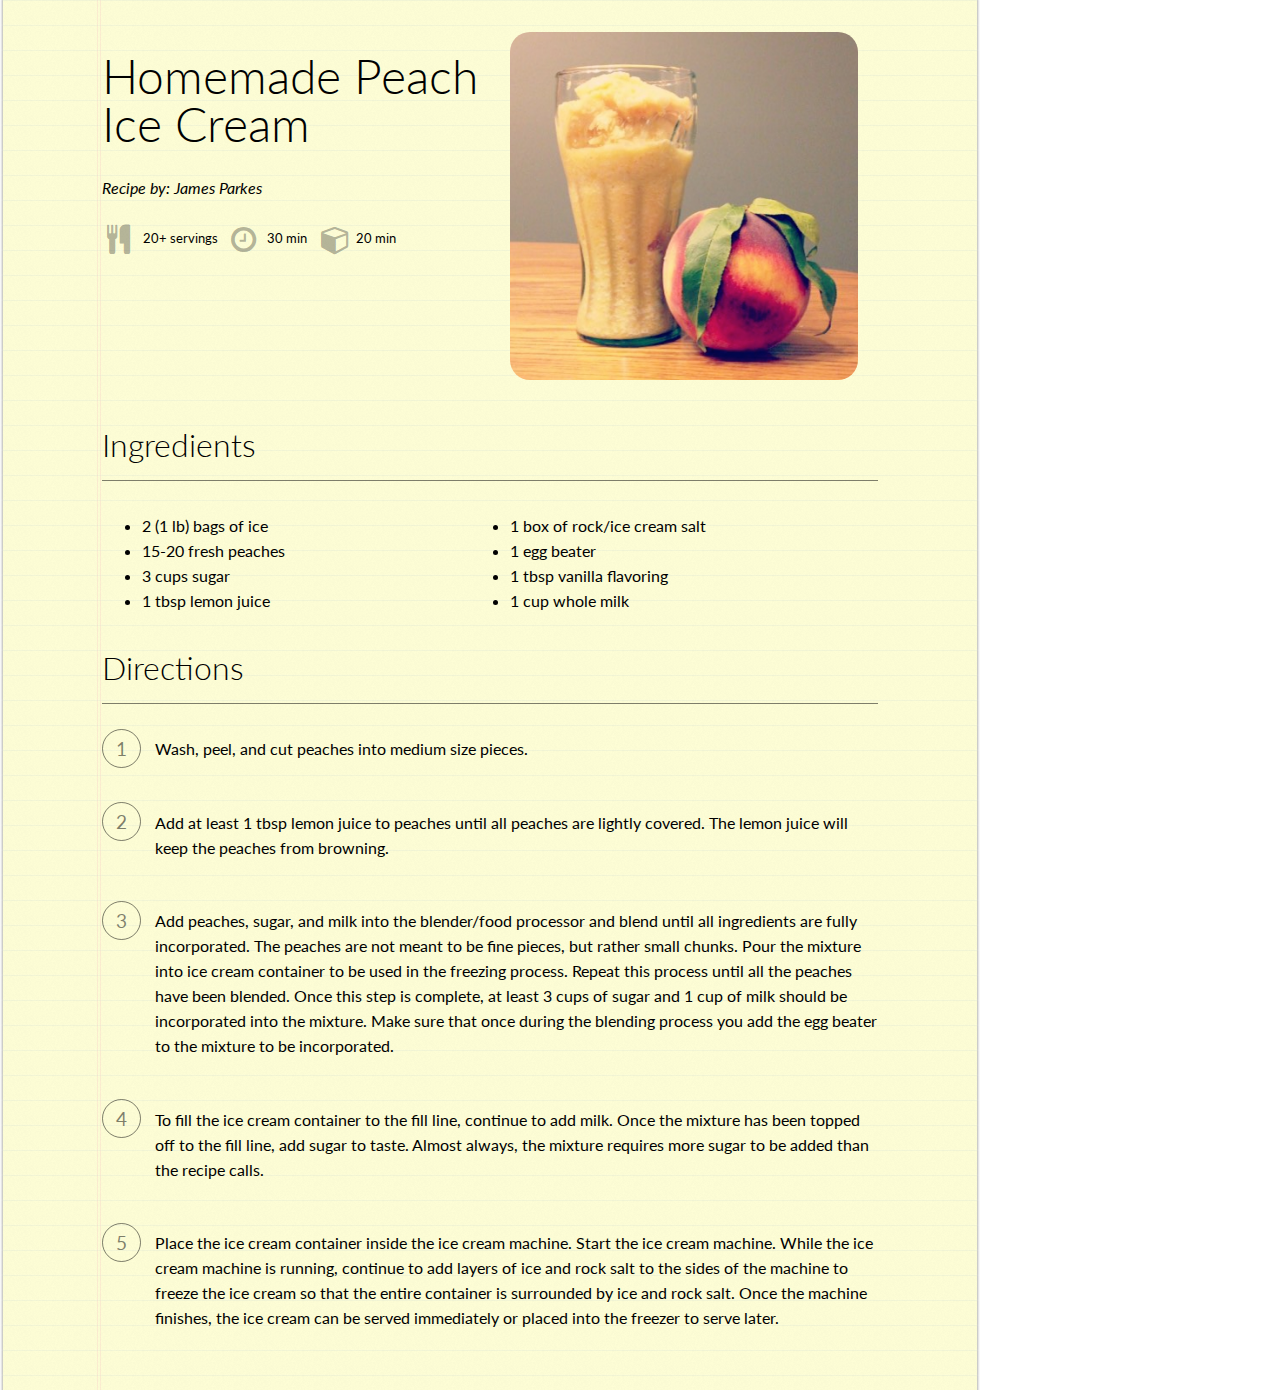
<file: Project_Making_Peach_Ice_Cream/index.html>
<!DOCTYPE html>
<html lang="en">
<head>
	<meta charset="utf-8">
	<title>Making Peach Ice Cream</title>
	<link href="https://fonts.googleapis.com/css?family=Lato:400,300,700" rel="stylesheet">
	<link rel="stylesheet" href="https://maxcdn.bootstrapcdn.com/font-awesome/4.6.1/css/font-awesome.min.css">
	<link href="css/styles.css" rel="stylesheet">
    <meta name="udacity-grader" content="http://udacity.github.io/fend/lessons/L5/problem-set/07-making-peach-ice-cream/tests.json">
</head>
<body>
	<main class="recipe">
		<section class="section-content clearfix">
			<div class="recipe-image">
				<img src="img/homemade-peach-ice-cream.png" alt="homemade peach ice cream">
			</div>
			<div class="recipe-summary">
				<h2 class="recipe-title">Homemade Peach Ice Cream</h2>
				<p class="recipe-author"><em>Recipe by: James Parkes</em></p>
				<ul class="recipe-notes">
					<li class="recipe-note"><span><i class="fa fa-cutlery" aria-hidden="true"></i> 20+ servings</span></li>
					<li class="recipe-note"><span><i class="fa fa-clock-o" aria-hidden="true"></i> 30 min</span></li>
					<li class="recipe-note"><span><i class="fa fa-cube" aria-hidden="true"></i> 20 min</span></li>
				</ul>
			</div>
		</section>
		<section class="section-content clearfix">
			<h3 class="section-title">Ingredients</h3>
			<ul class="recipe-ingredients">
				<li>2 (1 lb) bags of ice</li>
				<li>1 box of rock/ice cream salt</li>
				<li>15-20 fresh peaches</li>
				<li>1 egg beater</li>
				<li>3 cups sugar</li>
				<li>1 tbsp vanilla flavoring</li>
				<li>1 tbsp lemon juice</li>
				<li>1 cup whole milk</li>
			</ul>
		</section>
		<section class="section-content clearfix">
			<h3 class="section-title">Directions</h3>
			<ol class="recipe-directions">
				<li><span>Wash, peel, and cut peaches into medium size pieces.</span></li>
				<li><span>Add at least 1 tbsp lemon juice to peaches until all peaches are lightly covered. The lemon juice will keep the peaches from browning.</span></li>
				<li><span>Add peaches, sugar, and milk into the blender/food processor and blend until all ingredients are fully incorporated. The peaches are not meant to be fine pieces, but rather small chunks. Pour the mixture into ice cream container to be used in the freezing process. Repeat this process until all the peaches have been blended. Once this step is complete, at least 3 cups of sugar and 1 cup of milk should be incorporated into the mixture. Make sure that once during the blending process you add the egg beater to the mixture to be incorporated.</span></li>
				<li><span>To fill the ice cream container to the fill line, continue to add milk. Once the mixture has been topped off to the fill line, add sugar to taste. Almost always, the mixture requires more sugar to be added than the recipe calls.</span></li>
				<li><span>Place the ice cream container inside the ice cream machine. Start the ice cream machine. While the ice cream machine is running, continue to add layers of ice and rock salt to the sides of the machine to freeze the ice cream so that the entire container is surrounded by ice and rock salt. Once the machine finishes, the ice cream can be served immediately or placed into the freezer to serve later.</span></li>
			</ol>
		</section>
	</main>
</body>
</html>
</file>
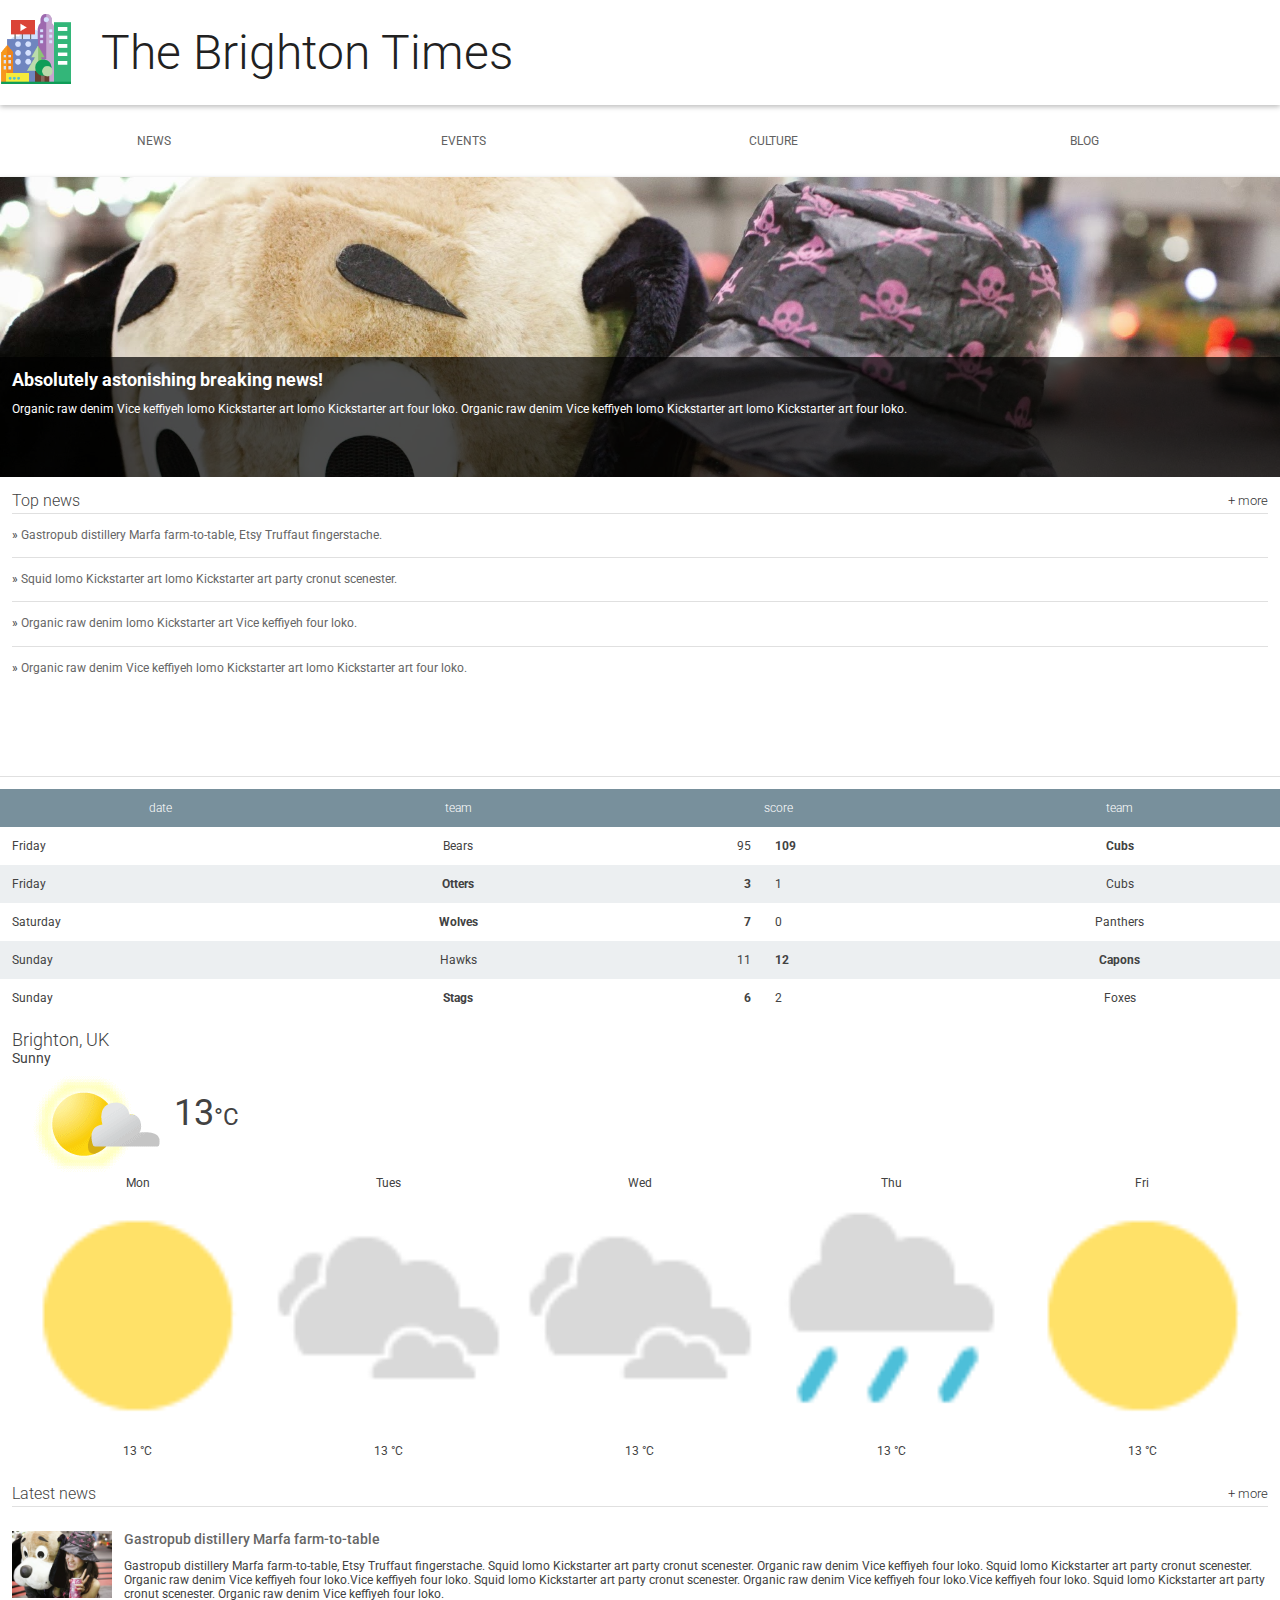
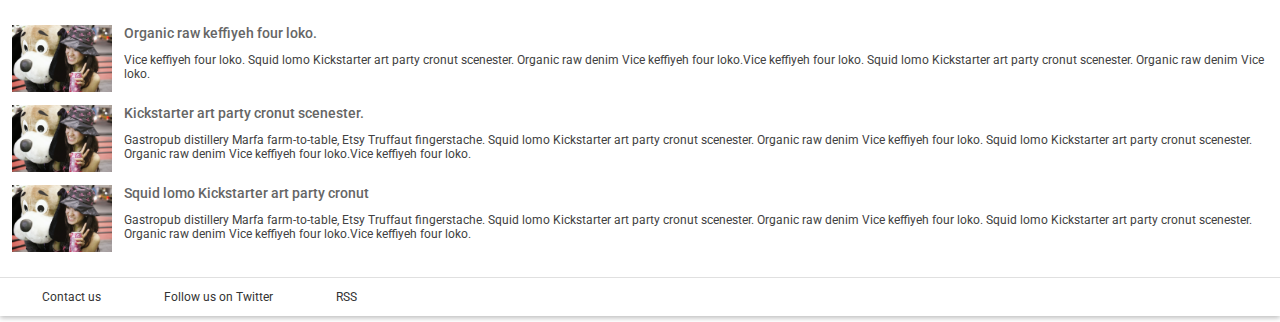
<file: Project_RWDF_L2/index.html>
<!doctype html>
<html lang="en">
  <head>
    <meta charset="utf-8">
    <meta http-equiv="X-UA-Compatible" content="IE=edge">
    <meta name="viewport" content="width=device-width, initial-scale=1.0">
    <title>Brighton Times</title>
    <link href="https://fonts.googleapis.com/css?family=Roboto:300,400,500" rel="stylesheet" type="text/css">
    <link rel="stylesheet" type="text/css" href="main.css">
  </head>
  <body>

    <header class="header">
      <div class="header__inner">
        <img class="header__logo" src="images/city.png" alt="iconic view of a cityscape">
        <h1 class="header__title">
          The Brighton Times
        </h1>
      </div>
    </header>

    <nav id="drawer" class="nav">
      <ul class="nav__list">
        <li class="nav__item"><a href="#">News</a></li>
        <li class="nav__item"><a href="#">Events</a></li>
        <li class="nav__item"><a href="#">Culture</a></li>
        <li class="nav__item"><a href="#">Blog</a></li>
      </ul>
    </nav>

    <main>
      <section class="content">
        <section class="hero">
          <article class="description">
            <h2>Absolutely astonishing breaking news!</h2>
            <p>Organic raw denim Vice keffiyeh lomo Kickstarter art lomo Kickstarter art four loko. Organic raw denim Vice keffiyeh lomo Kickstarter art lomo Kickstarter art four loko.</p>
          </article>
        </section>

        <section class="news top-news">
          <h2 class="news__title">Top news <a href="#" class="news__more">+ more</a></h2>
          <ul>
            <li class="top-news__item">
              <a href="#">Gastropub distillery Marfa farm-to-table, Etsy Truffaut fingerstache.</a>
            </li>
            <li class="top-news__item">
              <a href="#">Squid lomo Kickstarter art lomo Kickstarter art party cronut scenester.</a>
            </li>
            <li class="top-news__item">
              <a href="#">Organic raw denim lomo Kickstarter art Vice keffiyeh four loko.</a>
            </li>
            <li class="top-news__item">
              <a href="#">Organic raw denim Vice keffiyeh lomo Kickstarter art lomo Kickstarter art four loko.</a>
            </li>
          </ul>
        </section>

        <section class="scores">
          <table class="scores__table">
            <thead>
              <tr>
                <th>date</th>
                <th>team</th>
                <th colspan="2">score</th>
                <th>team</th>
              </tr>
            </thead>
            <tbody>
              <tr>
                <td>Friday</td>
                <td>Bears</td>
                <td>95</td>
                <td class="winner">109</td>
                <td class="winner">Cubs</td>
              </tr>
              <tr>
                <td>Friday</td>
                <td class="winner">Otters</td>
                <td class="winner">3</td>
                <td>1</td>
                <td>Cubs</td>
              </tr>
              <tr>
                <td>Saturday</td>
                <td class="winner">Wolves</td>
                <td class="winner">7</td>
                <td>0</td>
                <td>Panthers</td>
              </tr>
              <tr>
                <td>Sunday</td>
                <td>Hawks</td>
                <td>11</td>
                <td class="winner">12</td>
                <td class="winner">Capons</td>
              </tr>
              <tr>
                <td>Sunday</td>
                <td class="winner">Stags</td>
                <td class="winner">6</td>
                <td>2</td>
                <td>Foxes</td>
              </tr>

            </tbody>
          </table>
        </section>

        <section class="weather">
          <span class="weather__location">Brighton, UK</span>
          <span class="weather__desc">Sunny</span>
          <span class="weather__today">
          <img class="weather__today__image" src="images/weather.png" alt="icon of a partially sunny day"><span class="weather__today__temp">13</span><span class="weather__today__deg">&deg;C</span>
          </span>
          <ul class="weather__next">
            <li class="weather__next__item">
              <span>Mon</span>
              <img class="weather__next__image" src="images/sunny.png" alt="icon of a sunny day">
              <span>13 &deg;C</span>
            </li><li class="weather__next__item">
              <span>Tues</span>
              <img class="weather__next__image" src="images/cloudy.png" alt="icon of a cloudy day">
              <span>13 &deg;C</span>
            </li><li class="weather__next__item">
              <span>Wed</span>
              <img class="weather__next__image" src="images/cloudy.png" alt="icon of a cloudy day">
              <span>13 &deg;C</span>
            </li><li class="weather__next__item">
              <span>Thu</span>
              <img class="weather__next__image" src="images/rain.png" alt="icon of a rainy day">
              <span>13 &deg;C</span>
            </li><li class="weather__next__item">
              <span>Fri</span>
              <img class="weather__next__image" src="images/sunny.png" alt="icon of a sunny day">
              <span>13 &deg;C</span>
            </li>
          </ul>
        </section>

        <section class="news recent-news">
          <h2 class="news__title">Latest news <a href="#" class="news__more">+ more</a></h2>
          <ul>
            <li class="snippet">
              <img class="snippet__thumbnail" src="images/dog.jpg" alt="picture of a girl with a large, stuffed dog toy">
              <h3 class="snippet__title"><a href="#">Gastropub distillery Marfa farm-to-table</a></h3>
              <p>Gastropub distillery Marfa farm-to-table, Etsy Truffaut fingerstache.
              Squid lomo Kickstarter art party cronut scenester. Organic raw denim Vice keffiyeh four loko. Squid lomo Kickstarter art party cronut scenester. Organic raw denim Vice keffiyeh four loko.Vice keffiyeh four loko. Squid lomo Kickstarter art party cronut scenester. Organic raw denim Vice keffiyeh four loko.Vice keffiyeh four loko. Squid lomo Kickstarter art party cronut scenester. Organic raw denim Vice keffiyeh four loko.
              </p>
            </li>
            <li class="snippet">
              <img class="snippet__thumbnail" src="images/dog.jpg" alt="picture of a girl with a large, stuffed dog toy">
              <h3 class="snippet__title"><a href="#">Organic raw keffiyeh four loko.</a></h3>
              <p>Vice keffiyeh four loko. Squid lomo Kickstarter art party cronut scenester. Organic raw denim Vice keffiyeh four loko.Vice keffiyeh four loko. Squid lomo Kickstarter art party cronut scenester. Organic raw denim Vice loko.
              </p>
            </li>
            <li class="snippet">
              <img class="snippet__thumbnail" src="images/dog.jpg" alt="picture of a girl with a large, stuffed dog toy">
              <h3 class="snippet__title"><a href="#">Kickstarter art party cronut scenester.</a></h3>
              <p>Gastropub distillery Marfa farm-to-table, Etsy Truffaut fingerstache.
              Squid lomo Kickstarter art party cronut scenester. Organic raw denim Vice keffiyeh four loko. Squid lomo Kickstarter art party cronut scenester. Organic raw denim Vice keffiyeh four loko.Vice keffiyeh four loko.
              </p>
            </li>
            <li class="snippet">
              <img class="snippet__thumbnail" src="images/dog.jpg" alt="picture of a girl with a large, stuffed dog toy">
              <h3 class="snippet__title"><a href="#">Squid lomo Kickstarter art party cronut </a></h3>
              <p>Gastropub distillery Marfa farm-to-table, Etsy Truffaut fingerstache.
              Squid lomo Kickstarter art party cronut scenester. Organic raw denim Vice keffiyeh four loko. Squid lomo Kickstarter art party cronut scenester. Organic raw denim Vice keffiyeh four loko.Vice keffiyeh four loko.
              </p>
            </li>
          </ul>
        </section>
      </section>
      <footer>
        <ul>
          <li><a href="#">Contact us</a></li>
          <li><a href="#">Follow us on Twitter</a></li>
          <li><a href="#">RSS</a></li>
        </ul>
      </footer>
    </main>
  </body>
</html>
</file>
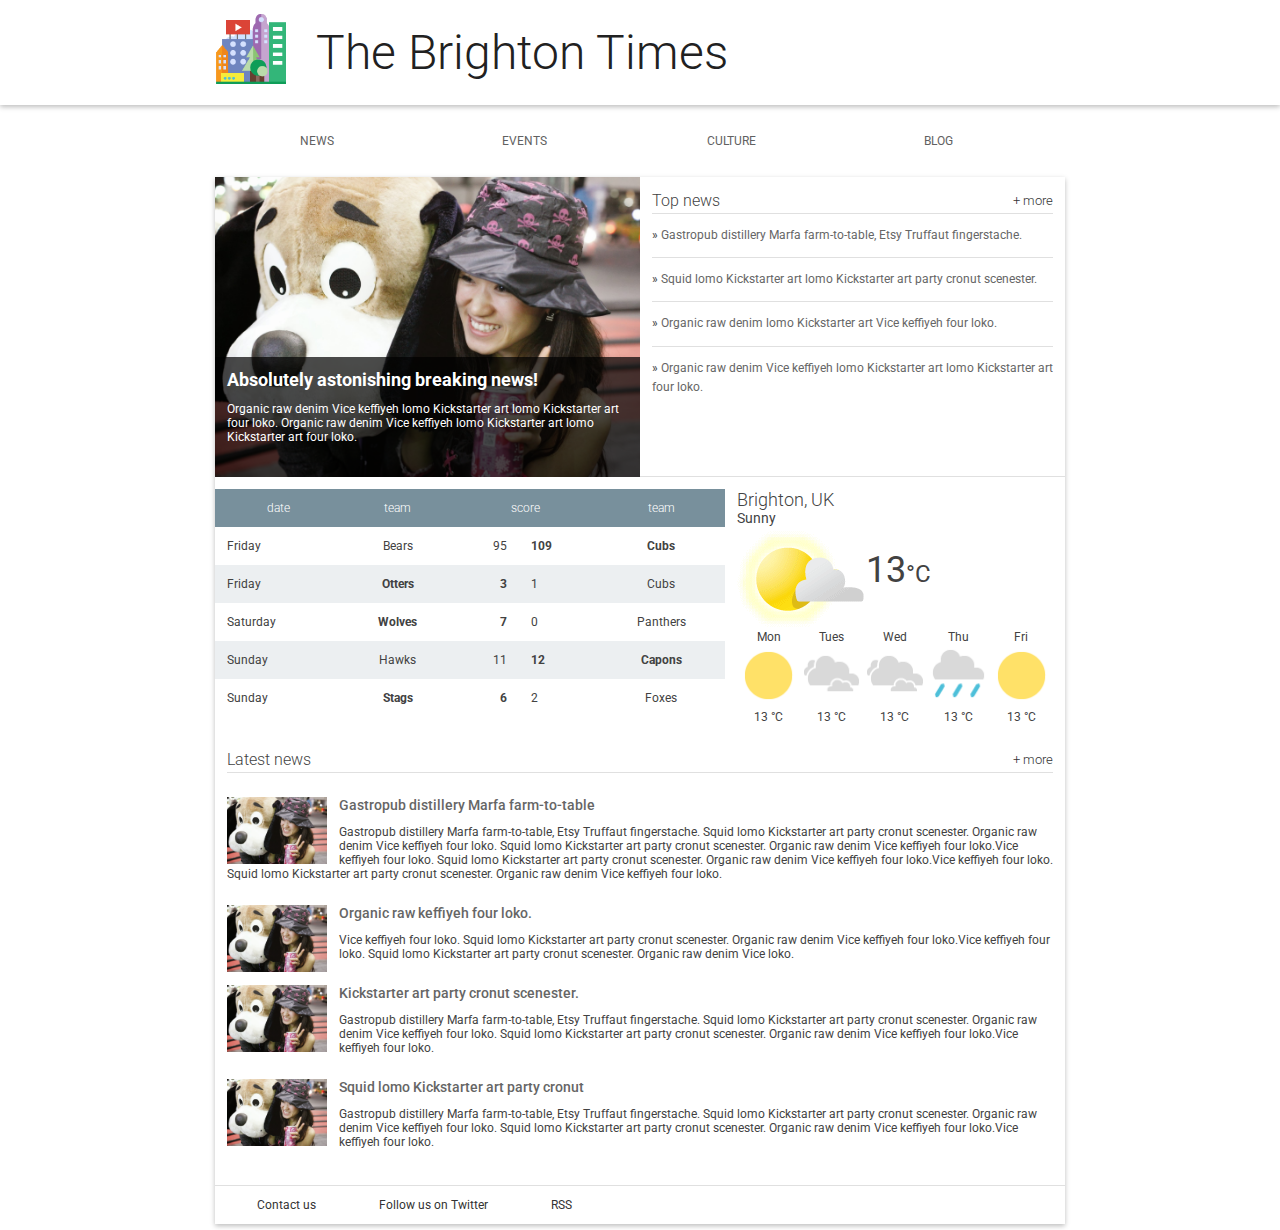
<file: Project_RWDF_L4/index.html>
<!doctype html>
<html lang="en">
  <head>
    <meta charset="utf-8">
    <meta name="viewport" content="width=device-width,initial-scale=1">
    <meta http-equiv="X-UA-Compatible" content="IE=edge">
    <title>Brighton Times</title>
    <link href="https://fonts.googleapis.com/css?family=Roboto:300,400,500" rel="stylesheet" type="text/css">
    <link rel="stylesheet" type="text/css" href="main.css">
    <link rel="stylesheet" type="text/css" href="responsive.css">
  </head>
  <body>

    <header class="header">
      <div class="header__inner">
        <img class="header__logo" src="images/city.png" alt="iconic view of a cityscape">
        <h1 class="header__title">
          The Brighton Times
        </h1>
      </div>
    </header>

    <nav id="drawer" class="nav">
      <ul class="nav__list">
        <li class="nav__item"><a href="#">News</a></li>
        <li class="nav__item"><a href="#">Events</a></li>
        <li class="nav__item"><a href="#">Culture</a></li>
        <li class="nav__item"><a href="#">Blog</a></li>
      </ul>
    </nav>

    <main>
      <section class="content">
        <section class="hero">
          <article class="description">
            <h2>Absolutely astonishing breaking news!</h2>
            <p>Organic raw denim Vice keffiyeh lomo Kickstarter art lomo Kickstarter art four loko. Organic raw denim Vice keffiyeh lomo Kickstarter art lomo Kickstarter art four loko.</p>
          </article>
        </section>

        <section class="news top-news">
          <h2 class="news__title">Top news <a href="#" class="news__more">+ more</a></h2>
          <ul>
            <li class="top-news__item">
              <a href="#">Gastropub distillery Marfa farm-to-table, Etsy Truffaut fingerstache.</a>
            </li>
            <li class="top-news__item">
              <a href="#">Squid lomo Kickstarter art lomo Kickstarter art party cronut scenester.</a>
            </li>
            <li class="top-news__item">
              <a href="#">Organic raw denim lomo Kickstarter art Vice keffiyeh four loko.</a>
            </li>
            <li class="top-news__item">
              <a href="#">Organic raw denim Vice keffiyeh lomo Kickstarter art lomo Kickstarter art four loko.</a>
            </li>
          </ul>
        </section>

        <section class="scores">
          <table class="scores__table">
            <thead>
              <tr>
                <th>date</th>
                <th>team</th>
                <th colspan="2">score</th>
                <th>team</th>
              </tr>
            </thead>
            <tbody>
              <tr>
                <td>Friday</td>
                <td>Bears</td>
                <td>95</td>
                <td class="winner">109</td>
                <td class="winner">Cubs</td>
              </tr>
              <tr>
                <td>Friday</td>
                <td class="winner">Otters</td>
                <td class="winner">3</td>
                <td>1</td>
                <td>Cubs</td>
              </tr>
              <tr>
                <td>Saturday</td>
                <td class="winner">Wolves</td>
                <td class="winner">7</td>
                <td>0</td>
                <td>Panthers</td>
              </tr>
              <tr>
                <td>Sunday</td>
                <td>Hawks</td>
                <td>11</td>
                <td class="winner">12</td>
                <td class="winner">Capons</td>
              </tr>
              <tr>
                <td>Sunday</td>
                <td class="winner">Stags</td>
                <td class="winner">6</td>
                <td>2</td>
                <td>Foxes</td>
              </tr>

            </tbody>
          </table>
        </section>

        <section class="weather">
          <span class="weather__location">Brighton, UK</span>
          <span class="weather__desc">Sunny</span>
          <span class="weather__today">
          <img class="weather__today__image" src="images/weather.png" alt="icon of a partially sunny day"><span class="weather__today__temp">13</span><span class="weather__today__deg">&deg;C</span>
          </span>
          <ul class="weather__next">
            <li class="weather__next__item">
              <span>Mon</span>
              <img class="weather__next__image" src="images/sunny.png" alt="icon of a sunny day">
              <span>13 &deg;C</span>
            </li><li class="weather__next__item">
              <span>Tues</span>
              <img class="weather__next__image" src="images/cloudy.png" alt="icon of a cloudy day">
              <span>13 &deg;C</span>
            </li><li class="weather__next__item">
              <span>Wed</span>
              <img class="weather__next__image" src="images/cloudy.png" alt="icon of a cloudy day">
              <span>13 &deg;C</span>
            </li><li class="weather__next__item">
              <span>Thu</span>
              <img class="weather__next__image" src="images/rain.png" alt="icon of a rainy day">
              <span>13 &deg;C</span>
            </li><li class="weather__next__item">
              <span>Fri</span>
              <img class="weather__next__image" src="images/sunny.png" alt="icon of a sunny day">
              <span>13 &deg;C</span>
            </li>
          </ul>
        </section>

        <section class="news recent-news">
          <h2 class="news__title">Latest news <a href="#" class="news__more">+ more</a></h2>
          <ul>
            <li class="snippet">
              <img class="snippet__thumbnail" src="images/dog.jpg" alt="picture of a girl with a large, stuffed dog toy">
              <h3 class="snippet__title"><a href="#">Gastropub distillery Marfa farm-to-table</a></h3>
              <p>Gastropub distillery Marfa farm-to-table, Etsy Truffaut fingerstache.
              Squid lomo Kickstarter art party cronut scenester. Organic raw denim Vice keffiyeh four loko. Squid lomo Kickstarter art party cronut scenester. Organic raw denim Vice keffiyeh four loko.Vice keffiyeh four loko. Squid lomo Kickstarter art party cronut scenester. Organic raw denim Vice keffiyeh four loko.Vice keffiyeh four loko. Squid lomo Kickstarter art party cronut scenester. Organic raw denim Vice keffiyeh four loko.
              </p>
            </li>
            <li class="snippet">
              <img class="snippet__thumbnail" src="images/dog.jpg" alt="picture of a girl with a large, stuffed dog toy">
              <h3 class="snippet__title"><a href="#">Organic raw keffiyeh four loko.</a></h3>
              <p>Vice keffiyeh four loko. Squid lomo Kickstarter art party cronut scenester. Organic raw denim Vice keffiyeh four loko.Vice keffiyeh four loko. Squid lomo Kickstarter art party cronut scenester. Organic raw denim Vice loko.
              </p>
            </li>
            <li class="snippet">
              <img class="snippet__thumbnail" src="images/dog.jpg" alt="picture of a girl with a large, stuffed dog toy">
              <h3 class="snippet__title"><a href="#">Kickstarter art party cronut scenester.</a></h3>
              <p>Gastropub distillery Marfa farm-to-table, Etsy Truffaut fingerstache.
              Squid lomo Kickstarter art party cronut scenester. Organic raw denim Vice keffiyeh four loko. Squid lomo Kickstarter art party cronut scenester. Organic raw denim Vice keffiyeh four loko.Vice keffiyeh four loko.
              </p>
            </li>
            <li class="snippet">
              <img class="snippet__thumbnail" src="images/dog.jpg" alt="picture of a girl with a large, stuffed dog toy">
              <h3 class="snippet__title"><a href="#">Squid lomo Kickstarter art party cronut </a></h3>
              <p>Gastropub distillery Marfa farm-to-table, Etsy Truffaut fingerstache.
              Squid lomo Kickstarter art party cronut scenester. Organic raw denim Vice keffiyeh four loko. Squid lomo Kickstarter art party cronut scenester. Organic raw denim Vice keffiyeh four loko.Vice keffiyeh four loko.
              </p>
            </li>
          </ul>
        </section>
      </section>
      <footer>
        <ul>
          <li><a href="#">Contact us</a></li>
          <li><a href="#">Follow us on Twitter</a></li>
          <li><a href="#">RSS</a></li>
        </ul>
      </footer>
    </main>
  </body>
</html>
</file>
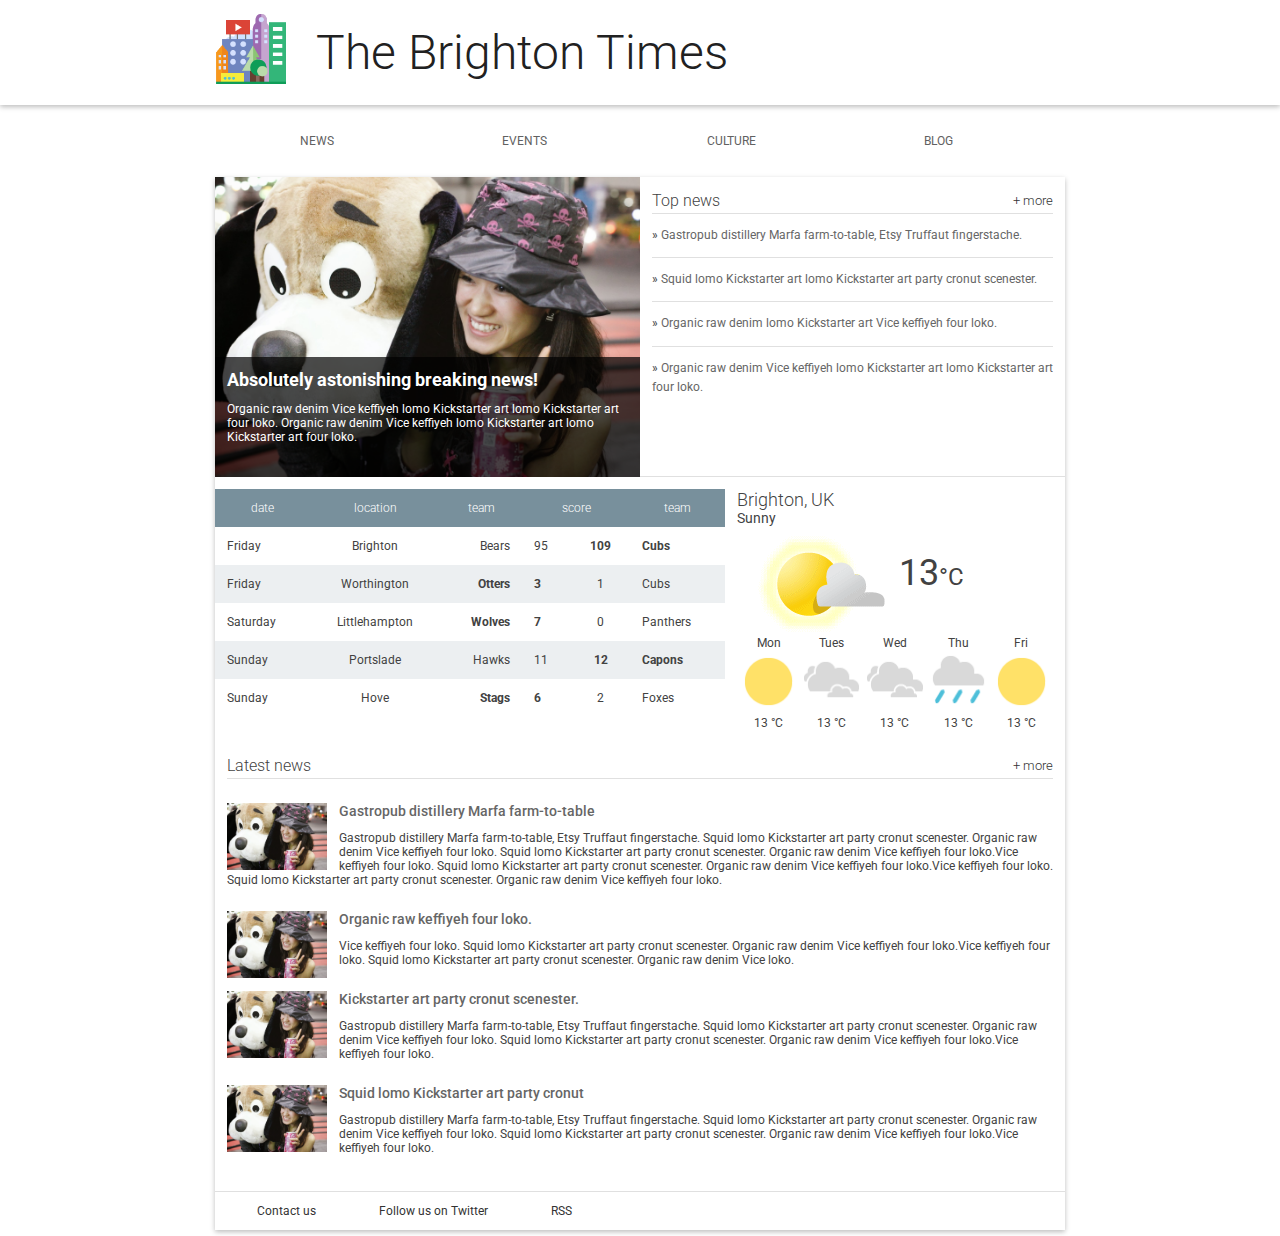
<file: Project_RWDF_L5/index.html>
<!doctype html>
<html lang="en">
  <head>
    <meta charset="utf-8">
    <meta name="viewport" content="width=device-width,initial-scale=1">
    <meta http-equiv="X-UA-Compatible" content="IE=edge">
    <title>Brighton Times</title>
    <link href="https://fonts.googleapis.com/css?family=Roboto:300,400,500" rel="stylesheet" type="text/css">
    <link rel="stylesheet" type="text/css" href="main.css">
    <link rel="stylesheet" type="text/css" href="responsive.css">
  </head>
  <body>

    <header class="header">
      <div class="header__inner">
        <img class="header__logo" src="images/city.png" alt="iconic view of a cityscape">
        <h1 class="header__title">
          The Brighton Times
        </h1>
        <a id="menu" class="header__menu">
          <svg xmlns="http://www.w3.org/2000/svg" viewBox="0 0 24 24">
            <path d="M2 6h20v3H2zm0 5h20v3H2zm0 5h20v3H2z"/>
          </svg>
        </a>
      </div>
    </header>

    <nav id="drawer" class="nav">
      <ul class="nav__list">
        <li class="nav__item"><a href="#">News</a></li>
        <li class="nav__item"><a href="#">Events</a></li>
        <li class="nav__item"><a href="#">Culture</a></li>
        <li class="nav__item"><a href="#">Blog</a></li>
      </ul>
    </nav>

    <main>
      <section class="content">
        <section class="hero">
          <article class="description">
            <h2>Absolutely astonishing breaking news!</h2>
            <p>Organic raw denim Vice keffiyeh lomo Kickstarter art lomo Kickstarter art four loko. Organic raw denim Vice keffiyeh lomo Kickstarter art lomo Kickstarter art four loko.</p>
          </article>
        </section>

        <section class="news top-news">
          <h2 class="news__title">Top news <a href="#" class="news__more">+ more</a></h2>
          <ul>
            <li class="top-news__item">
              <a href="#">Gastropub distillery Marfa farm-to-table, Etsy Truffaut fingerstache.</a>
            </li>
            <li class="top-news__item">
              <a href="#">Squid lomo Kickstarter art lomo Kickstarter art party cronut scenester.</a>
            </li>
            <li class="top-news__item">
              <a href="#">Organic raw denim lomo Kickstarter art Vice keffiyeh four loko.</a>
            </li>
            <li class="top-news__item">
              <a href="#">Organic raw denim Vice keffiyeh lomo Kickstarter art lomo Kickstarter art four loko.</a>
            </li>
          </ul>
        </section>

        <section class="scores">
          <table class="scores__table">
            <thead>
              <tr>
                <th>date</th>
                <th class="scores__location">location</th>
                <th>team</th>
                <th colspan="2">score</th>
                <th>team</th>
              </tr>
            </thead>
            <tbody>
              <tr>
                <td>Friday</td>
                <td class="scores__location">Brighton</td>
                <td>Bears</td>
                <td>95</td>
                <td class="winner">109</td>
                <td class="winner">Cubs</td>
              </tr>
              <tr>
                <td>Friday</td>
                <td class="scores__location">Worthington</td>
                <td class="winner">Otters</td>
                <td class="winner">3</td>
                <td>1</td>
                <td>Cubs</td>
              </tr>
              <tr>
                <td>Saturday</td>
                <td class="scores__location">Littlehampton</td>
                <td class="winner">Wolves</td>
                <td class="winner">7</td>
                <td>0</td>
                <td>Panthers</td>
              </tr>
              <tr>
                <td>Sunday</td>
                <td class="scores__location">Portslade</td>
                <td>Hawks</td>
                <td>11</td>
                <td class="winner">12</td>
                <td class="winner">Capons</td>
              </tr>
              <tr>
                <td>Sunday</td>
                <td class="scores__location">Hove</td>
                <td class="winner">Stags</td>
                <td class="winner">6</td>
                <td>2</td>
                <td>Foxes</td>
              </tr>
              
            </tbody>
          </table>
        </section>

        <section class="weather">
          <span class="weather__location">Brighton, UK</span>
          <span class="weather__desc">Sunny</span>
          <span class="weather__today">
          <img class="weather__today__image" src="images/weather.png" alt="icon of a partially cloudy day"><span class="weather__today__temp">13</span><span class="weather__today__deg">&deg;C</span>
          </span>
          <ul class="weather__next">
            <li class="weather__next__item">
              <span>Mon</span>
              <img class="weather__next__image" src="images/sunny.png" alt="icon of a sunny day">
              <span>13 &deg;C</span>
            </li><li class="weather__next__item">
              <span>Tues</span>
              <img class="weather__next__image" src="images/cloudy.png" alt="icon of a cloudy day">
              <span>13 &deg;C</span>
            </li><li class="weather__next__item">
              <span>Wed</span>
              <img class="weather__next__image" src="images/cloudy.png" alt="icon of a cloudy day">
              <span>13 &deg;C</span>
            </li><li class="weather__next__item">
              <span>Thu</span>
              <img class="weather__next__image" src="images/rain.png" alt="icon of a rainy day">
              <span>13 &deg;C</span>
            </li><li class="weather__next__item">
              <span>Fri</span>
              <img class="weather__next__image" src="images/sunny.png" alt="icon of a sunny day">
              <span>13 &deg;C</span>
            </li>
          </ul>
        </section>

        <section class="news recent-news">
          <h2 class="news__title">Latest news <a href="#" class="news__more">+ more</a></h2>
          <ul>
            <li class="snippet">
              <img class="snippet__thumbnail" src="images/dog.jpg" alt="picture of a girl with a large, stuffed dog toy">
              <h3 class="snippet__title"><a href="#">Gastropub distillery Marfa farm-to-table</a></h3>
              <p>Gastropub distillery Marfa farm-to-table, Etsy Truffaut fingerstache.
              Squid lomo Kickstarter art party cronut scenester. Organic raw denim Vice keffiyeh four loko. Squid lomo Kickstarter art party cronut scenester. Organic raw denim Vice keffiyeh four loko.Vice keffiyeh four loko. Squid lomo Kickstarter art party cronut scenester. Organic raw denim Vice keffiyeh four loko.Vice keffiyeh four loko. Squid lomo Kickstarter art party cronut scenester. Organic raw denim Vice keffiyeh four loko.
              </p>
            </li>
            <li class="snippet">
              <img class="snippet__thumbnail" src="images/dog.jpg" alt="picture of a girl with a large, stuffed dog toy">
              <h3 class="snippet__title"><a href="#">Organic raw keffiyeh four loko.</a></h3>
              <p>Vice keffiyeh four loko. Squid lomo Kickstarter art party cronut scenester. Organic raw denim Vice keffiyeh four loko.Vice keffiyeh four loko. Squid lomo Kickstarter art party cronut scenester. Organic raw denim Vice loko.
              </p>
            </li>
            <li class="snippet">
              <img class="snippet__thumbnail" src="images/dog.jpg" alt="picture of a girl with a large, stuffed dog toy">
              <h3 class="snippet__title"><a href="#">Kickstarter art party cronut scenester.</a></h3>
              <p>Gastropub distillery Marfa farm-to-table, Etsy Truffaut fingerstache.
              Squid lomo Kickstarter art party cronut scenester. Organic raw denim Vice keffiyeh four loko. Squid lomo Kickstarter art party cronut scenester. Organic raw denim Vice keffiyeh four loko.Vice keffiyeh four loko.
              </p>
            </li>
            <li class="snippet">
              <img class="snippet__thumbnail" src="images/dog.jpg" alt="picture of a girl with a large, stuffed dog toy">
              <h3 class="snippet__title"><a href="#">Squid lomo Kickstarter art party cronut </a></h3>
              <p>Gastropub distillery Marfa farm-to-table, Etsy Truffaut fingerstache.
              Squid lomo Kickstarter art party cronut scenester. Organic raw denim Vice keffiyeh four loko. Squid lomo Kickstarter art party cronut scenester. Organic raw denim Vice keffiyeh four loko.Vice keffiyeh four loko.
              </p>
            </li>
          </ul>
        </section>
      </section>
      <footer>
        <ul>
          <li><a href="#">Contact us</a></li>
          <li><a href="#">Follow us on Twitter</a></li>
          <li><a href="#">RSS</a></li>
        </ul>
      </footer>
    </main>
    <script>
      /*
       * Open the drawer when the menu ison is clicked.
       */
      var menu = document.querySelector('#menu');
      var main = document.querySelector('main');
      var drawer = document.querySelector('.nav');

      menu.addEventListener('click', function(e) {
        drawer.classList.toggle('open');
        e.stopPropagation();
      });
      main.addEventListener('click', function() {
        drawer.classList.remove('open');
      });

    </script>
  </body>
</html>
</file>
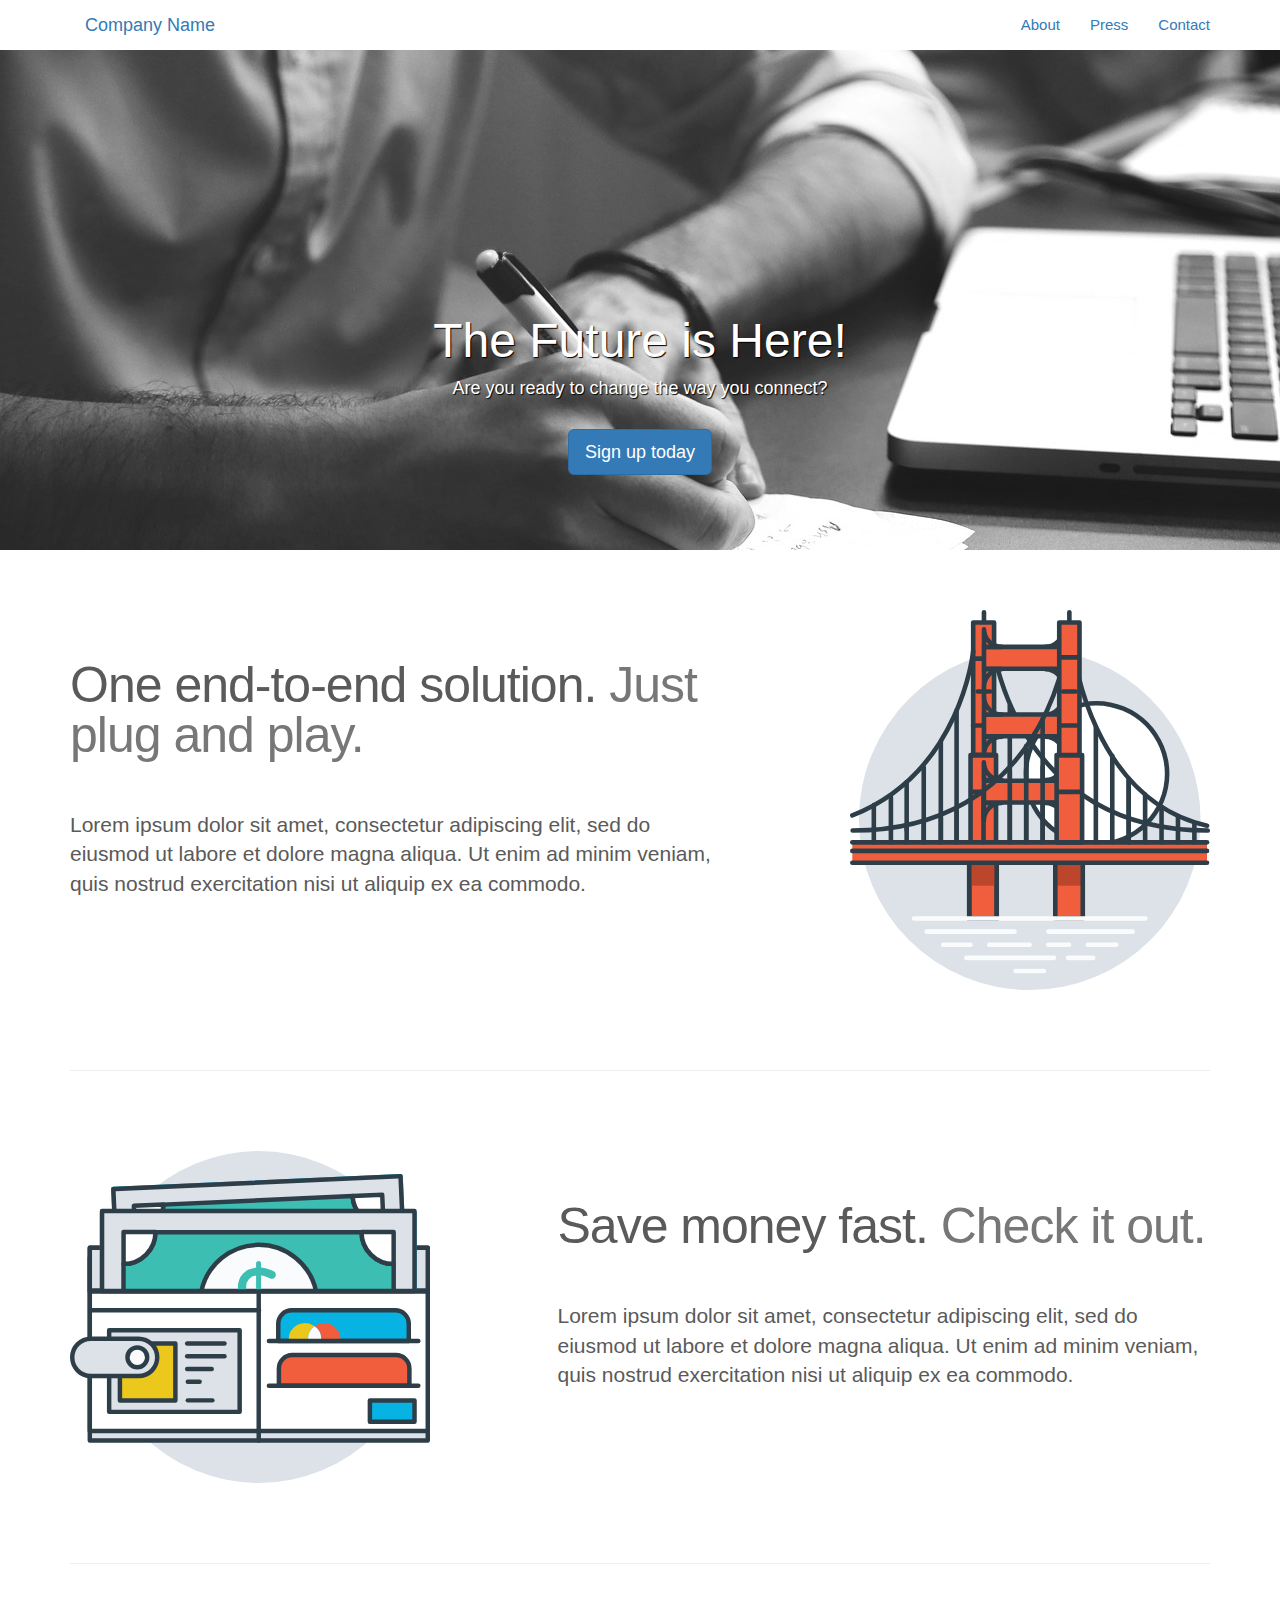
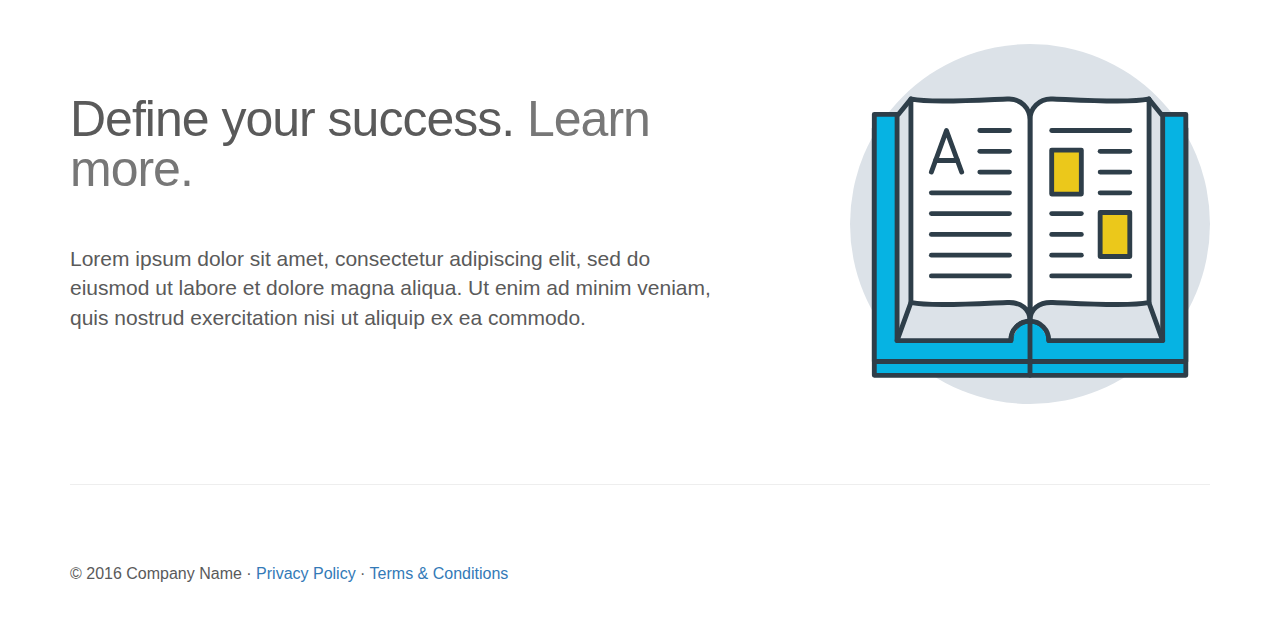
<file: Project_Soup_Clean_Up/index.html>
<!DOCTYPE html>
<html lang="en">
<head>
  <meta charset="utf-8">
  <meta http-equiv="X-UA-Compatible" content="IE=edge">
  <meta name="viewport" content="width=device-width, initial-scale=1">
  <title>Div Soup Clean Up</title>
  <link href="css/bootstrap.min.css" rel="stylesheet">
  <link href="css/styles.css" rel="stylesheet">
  <meta name="udacity-grader" content="http://udacity.github.io/fend/lessons/L5/problem-set/09-div-soup-clean-up/tests.json">
</head>
<body>
  <header class="navbar-static-top">
    <section class="container">
      <a class="navbar-brand" href="#">Company Name</a>
      <nav>
        <ul class="nav navbar-nav navbar-right">
          <li><a href="#">About</a></li>
          <li><a href="#">Press</a></li>
          <li><a href="#">Contact</a></li>
        </ul>
      </nav>
    </section>
  </header>

  <section class="container hero">
    <div class="hero-image"></div>
    <div class="hero-text">
      <h1 class="headline">The Future is Here!</h1>
      <p class="teaser">Are you ready to change the way you connect?</p>
      <button class="btn btn-lg btn-primary" href="#">Sign up today</a>
    </div>
  </section>

  <section class="container">
    <article class="row">
      <div class="col-md-7">
        <h2 class="featured-heading">One end-to-end solution. <span class="text-muted">Just plug and play.</span></h2>
        <p class="lead">Lorem ipsum dolor sit amet, consectetur adipiscing elit, sed do eiusmod ut labore et dolore magna aliqua. Ut enim ad minim veniam, quis nostrud exercitation nisi ut aliquip ex ea commodo.</p>
      </div>
      <div class="col-md-4 col-md-offset-1">
        <img class="featured-image img-responsive center-block" src="img/bridge.svg" alt="bridge">
      </div>
    </article>

    <hr class="divider">
    <article class="row">
      <div class="col-md-7 col-md-push-5">
        <h2 class="featured-heading">Save money fast. <span class="text-muted">Check it out.</span></h2>
        <p class="lead">Lorem ipsum dolor sit amet, consectetur adipiscing elit, sed do eiusmod ut labore et dolore magna aliqua. Ut enim ad minim veniam, quis nostrud exercitation nisi ut aliquip ex ea commodo.</p>
      </div>
      <div class="col-md-4 col-md-pull-7">
        <img class="featured-image img-responsive center-block" src="img/wallet.svg" alt="wallet">
      </div>
    </article>

    <hr class="divider">

    <article class="row">
      <div class="col-md-7">
        <h2 class="featured-heading">Define your success. <span class="text-muted">Learn more.</span></h2>
        <p class="lead">Lorem ipsum dolor sit amet, consectetur adipiscing elit, sed do eiusmod ut labore et dolore magna aliqua. Ut enim ad minim veniam, quis nostrud exercitation nisi ut aliquip ex ea commodo.</p>
      </div>
      <div class="col-md-4 col-md-offset-1">
        <img class="featured-image img-responsive center-block" src="img/book.svg" alt="book">
      </div>
    </article>
    <hr class="divider">
    <footer>
      <p>&copy; 2016 Company Name &middot; <a href="#">Privacy Policy</a> &middot; <a href="#">Terms &amp; Conditions</a></p>
    </footer>
  </section>
</body>
</html>
</file>
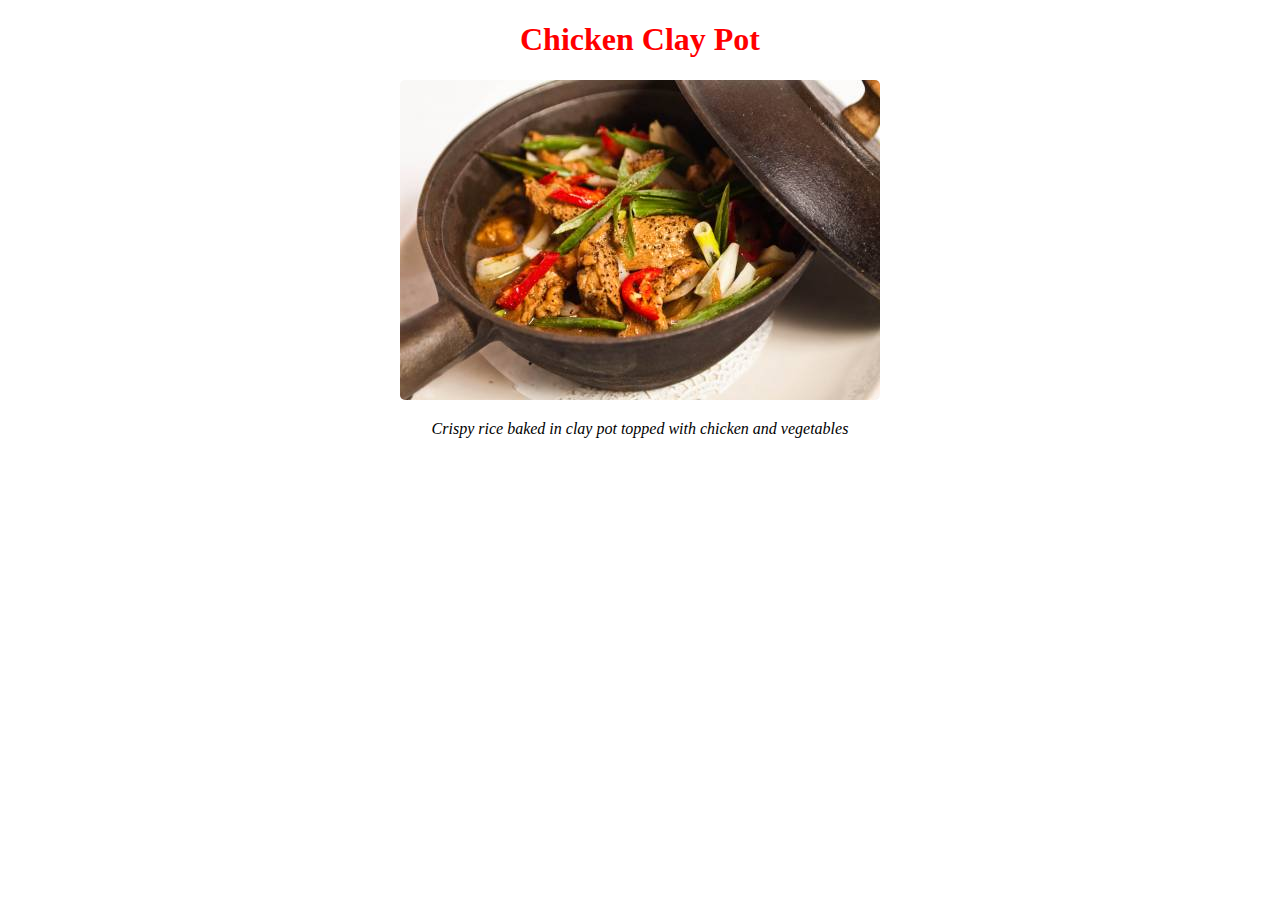
<file: Quiz_Writing_Selectors/index.html>
<!DOCTYPE html>
<html>
<head>
	<title>Writing Selectors Quiz</title>
	<!-- the next line loads the tests for the Udacity Feedback extension -->
	<meta name="udacity-grader" content="http://udacity.github.io/fend/lessons/L3/problem-set/05-writing-selectors/tests.json">
	<style>
						#menu{
			text-align: center;
		}
						.item{
			color: red;
		}
					.picture{
			border-radius: 5px;
		}
				  .description{
			font-style: italic;
		}
	</style>
</head>

<body>
	<div id="menu">
		<h1 class="item">Chicken Clay Pot</h1>
		<img src="img/clay-pot.jpg" alt="clay pot" class="picture">
		<p class="description">Crispy rice baked in clay pot topped with chicken and vegetables</p>
	</div>
</body>
</html>
</file>
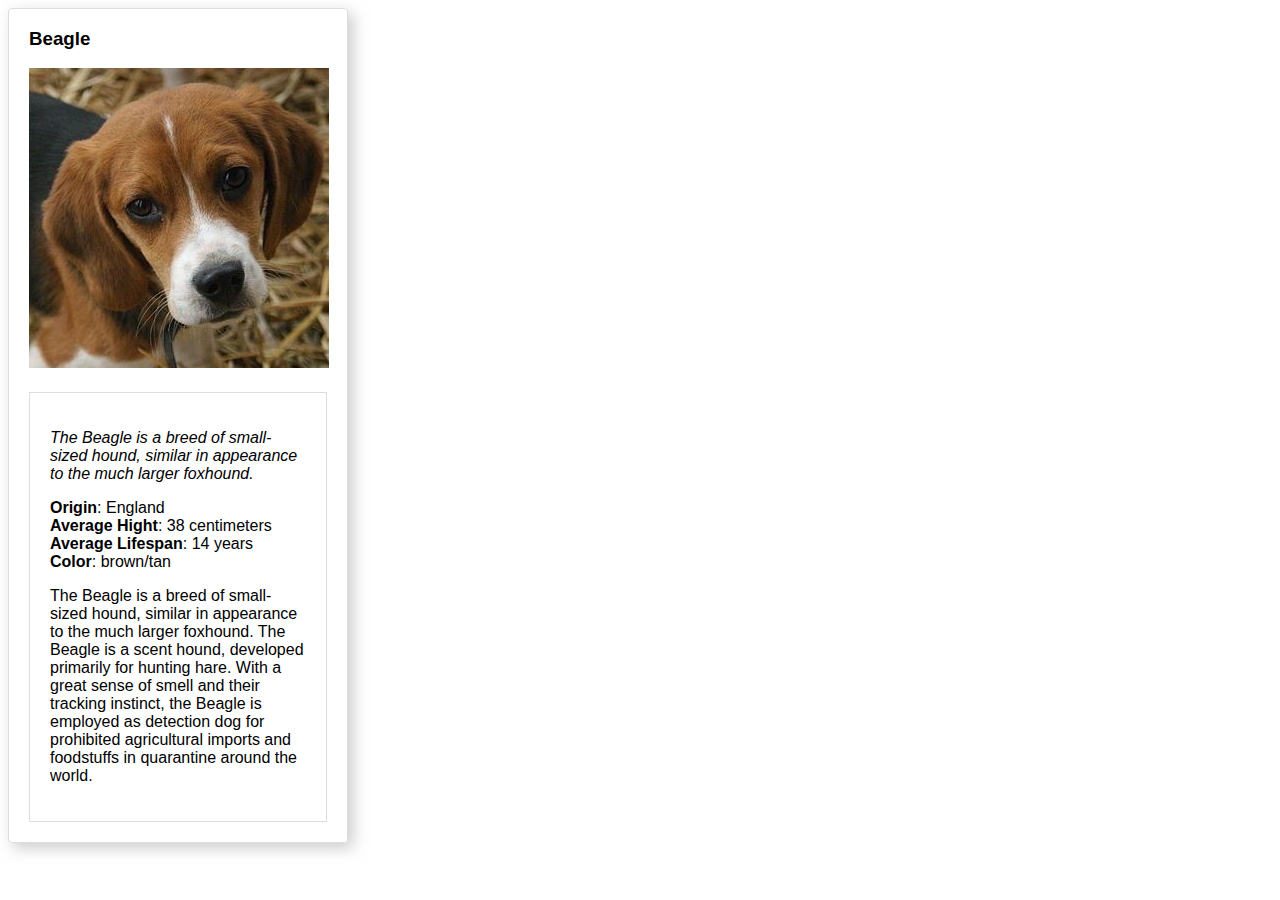
<file: Project_Animal_Trading_Cards/card.html>
<!DOCTYPE html>
<html>
<head>
	<meta charset="utf-8">
	<!-- Omit type attributes for style sheets and scripts. It is default values in HTML5 -->
	<link rel="stylesheet" href="styles.css">
</head>
<body>
	<section>
		<div class="card">
			<!-- Here I seperate the image and description into two classes -->
			<div class="top">
				<!-- your favorite animal's name goes here -->
				<h3>Beagle </h3>
				<!-- your favorite animal's image goes here -->
			</
			<div class="middle">
				<img src="Beagle_300_300.jpg" alt="Beagle">
			</div>

			<div class="bottom">
				<!-- your favorite animal's interesting fact goes here -->
				<section>
					<p class="facts">The Beagle is a breed of small-sized hound, similar in appearance to the much larger foxhound.</p>
				</section>

				<section>
					<ul>
						<!-- your favorite animal's list items go here -->
						<li><span class="label">Origin</span>: England</li>
						<li><span class="label">Average Hight</span>: 38 centimeters </li>
						<li><span class="label">Average Lifespan</span>: 14 years</li>
						<li><span class="label">Color</span>: brown/tan</li>
					</ul>
				</section>

				<section>
					<!-- your favorite animal's description goes here -->
					<p>The Beagle is a breed of small-sized hound, similar in appearance to the much larger foxhound. The Beagle is a scent hound, developed primarily for hunting hare. With a great sense of smell and their tracking instinct, the Beagle is employed as detection dog for prohibited agricultural imports and foodstuffs in quarantine around the world.</p>
				</section>

			</div>
		</div>
	</section>
</body>
</html>
</file>
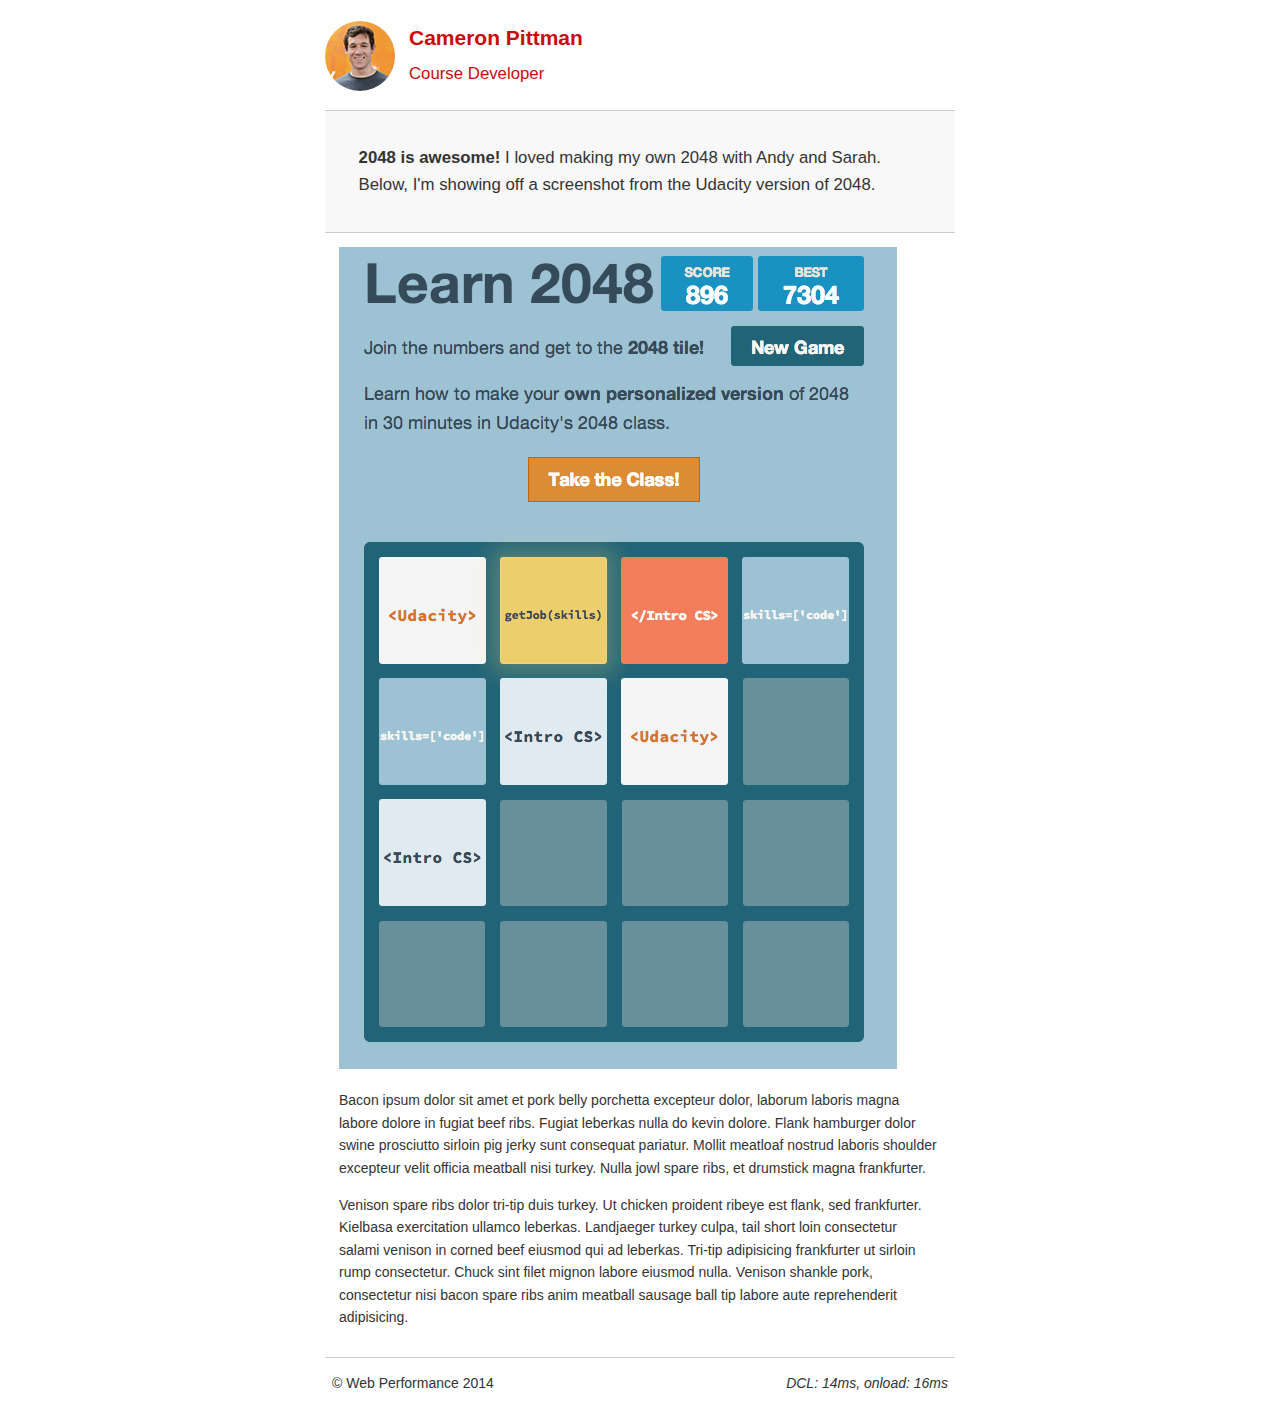
<file: Project_Website_Optimization/project-2048.html>
<!DOCTYPE html>
<html lang="en">
  <head>
    <meta charset="utf-8">
    <meta name="viewport" content="width=device-width, initial-scale=1">
    <meta name="description" content=" FILL ME IN ">
    <meta name="author" content=" FILL ME IN ">
    <title>Cameron Pittman: Portfolio</title>

    <!-- Hmm, what is the impact of web fonts on speed? Measure it... -->
    <!-- <link href="//fonts.googleapis.com/css?family=Open+Sans:400,700" rel="stylesheet"> -->

    <link href="css/style.css" rel="stylesheet">
    <link href="css/print.css" rel="stylesheet">

    <script>
      (function(w,g){w['GoogleAnalyticsObject']=g;
      w[g]=w[g]||function(){(w[g].q=w[g].q||[]).push(arguments)};w[g].l=1*new Date();})(window,'ga');

      // Optional TODO: replace with your Google Analytics profile ID.
      ga('create', 'UA-XXXX-Y');
      ga('send', 'pageview');
    </script>
    <script src="//www.google-analytics.com/analytics.js"></script>
    <script src="js/perfmatters.js"></script>
  </head>

  <body>
    <header>
      <a href="/"><img src="img/profilepic.jpg"></a>
      <p>Cameron Pittman<br><span>Course Developer</span></p>
    </header>

    <div class="container">
      <div class="hero">
        <strong>2048 is awesome!</strong> I loved making my own 2048 with Andy and Sarah. Below, I'm showing off a screenshot from the Udacity version of 2048.
      </div>

      <div class="content">

        <img class="img-responsive" src="img/2048.png">

        <p>Bacon ipsum dolor sit amet et pork belly porchetta excepteur dolor, laborum laboris magna labore dolore in fugiat beef ribs. Fugiat leberkas nulla do kevin dolore. Flank hamburger dolor swine prosciutto sirloin pig jerky sunt consequat pariatur. Mollit meatloaf nostrud laboris shoulder excepteur velit officia meatball nisi turkey. Nulla jowl spare ribs, et drumstick magna frankfurter.</p>

        <p>Venison spare ribs dolor tri-tip duis turkey. Ut chicken proident ribeye est flank, sed frankfurter. Kielbasa exercitation ullamco leberkas. Landjaeger turkey culpa, tail short loin consectetur salami venison in corned beef eiusmod qui ad leberkas. Tri-tip adipisicing frankfurter ut sirloin rump consectetur. Chuck sint filet mignon labore eiusmod nulla. Venison shankle pork, consectetur nisi bacon spare ribs anim meatball sausage ball tip labore aute reprehenderit adipisicing.</p>

    </div>

    <footer>
      <p>&copy; Web Performance 2014 <span id="crp-stats"></span></p>
    </footer>
  </body>
</html>
</file>
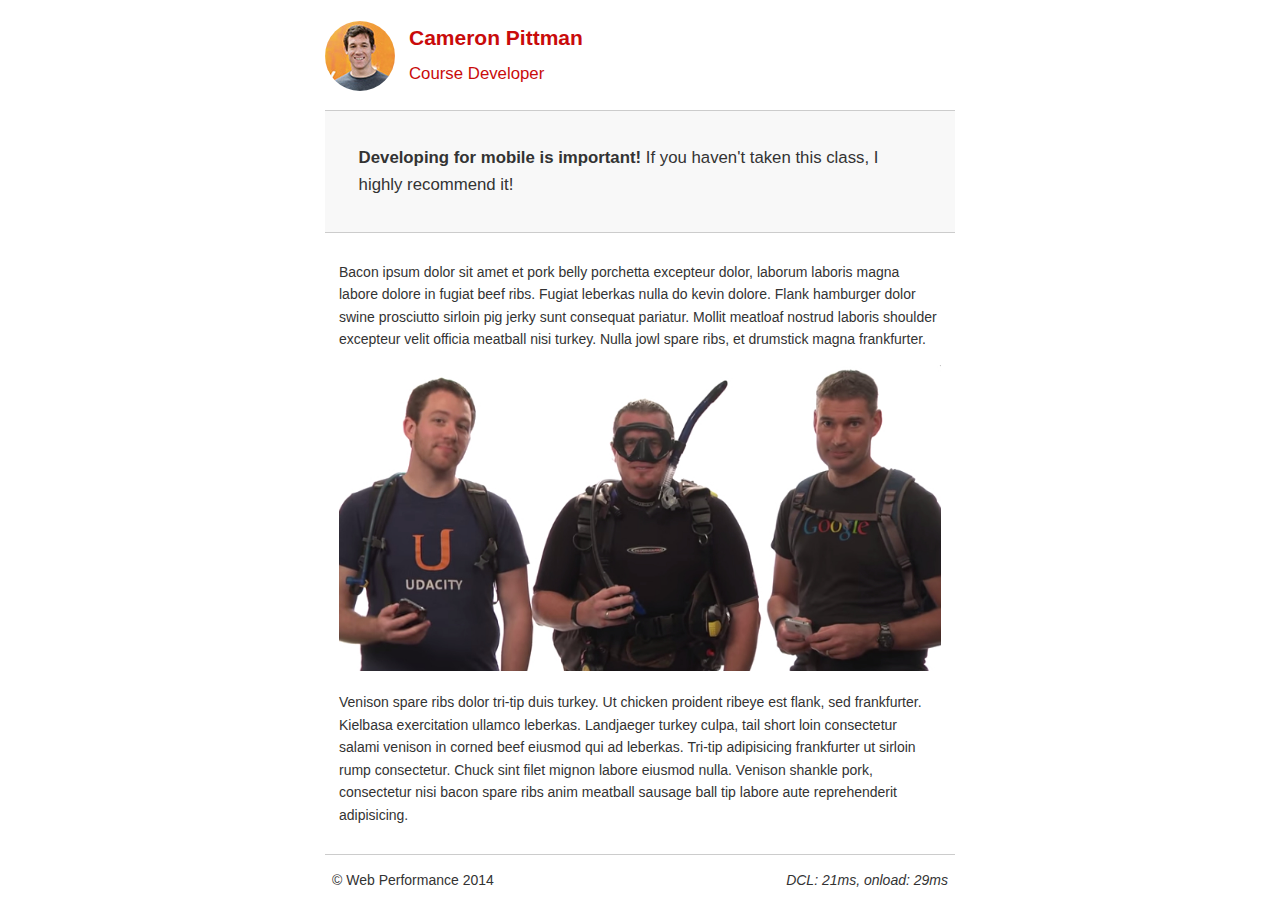
<file: Project_Website_Optimization/project-mobile.html>
<!DOCTYPE html>
<html lang="en">
  <head>
    <meta charset="utf-8">
    <meta name="viewport" content="width=device-width, initial-scale=1">
    <meta name="description" content=" FILL ME IN ">
    <meta name="author" content=" FILL ME IN ">
    <title>Cameron Pitman: Portfolio</title>

    <!-- Hmm, what is the impact of web fonts on speed? Measure it... -->
    <!-- <link href="//fonts.googleapis.com/css?family=Open+Sans:400,700" rel="stylesheet"> -->

    <link href="css/style.css" rel="stylesheet">
    <link href="css/print.css" rel="stylesheet">

    <script>
      (function(w,g){w['GoogleAnalyticsObject']=g;
      w[g]=w[g]||function(){(w[g].q=w[g].q||[]).push(arguments)};w[g].l=1*new Date();})(window,'ga');

      // Optional TODO: replace with your Google Analytics profile ID.
      ga('create', 'UA-XXXX-Y');
      ga('send', 'pageview');
    </script>
    <script src="http://www.google-analytics.com/analytics.js"></script>
    <script async src="js/perfmatters.js"></script>
  </head>

  <body>
    <header>
      <a href="/"><img src="img/profilepic.jpg"></a>
      <p>Cameron Pittman<br><span>Course Developer</span></p>
    </header>

    <div class="container">
      <div class="hero">
        <strong>Developing for mobile is important!</strong> If you haven't taken this class, I highly recommend it!
      </div>

      <div class="content">

        <p>Bacon ipsum dolor sit amet et pork belly porchetta excepteur dolor, laborum laboris magna labore dolore in fugiat beef ribs. Fugiat leberkas nulla do kevin dolore. Flank hamburger dolor swine prosciutto sirloin pig jerky sunt consequat pariatur. Mollit meatloaf nostrud laboris shoulder excepteur velit officia meatball nisi turkey. Nulla jowl spare ribs, et drumstick magna frankfurter.</p>

        <img src="img/mobilewebdev.jpg">

        <p>Venison spare ribs dolor tri-tip duis turkey. Ut chicken proident ribeye est flank, sed frankfurter. Kielbasa exercitation ullamco leberkas. Landjaeger turkey culpa, tail short loin consectetur salami venison in corned beef eiusmod qui ad leberkas. Tri-tip adipisicing frankfurter ut sirloin rump consectetur. Chuck sint filet mignon labore eiusmod nulla. Venison shankle pork, consectetur nisi bacon spare ribs anim meatball sausage ball tip labore aute reprehenderit adipisicing.</p>

    </div>

    <footer>
      <p>&copy; Web Performance 2014 <span id="crp-stats"></span></p>
    </footer>
  </body>
</html>
</file>
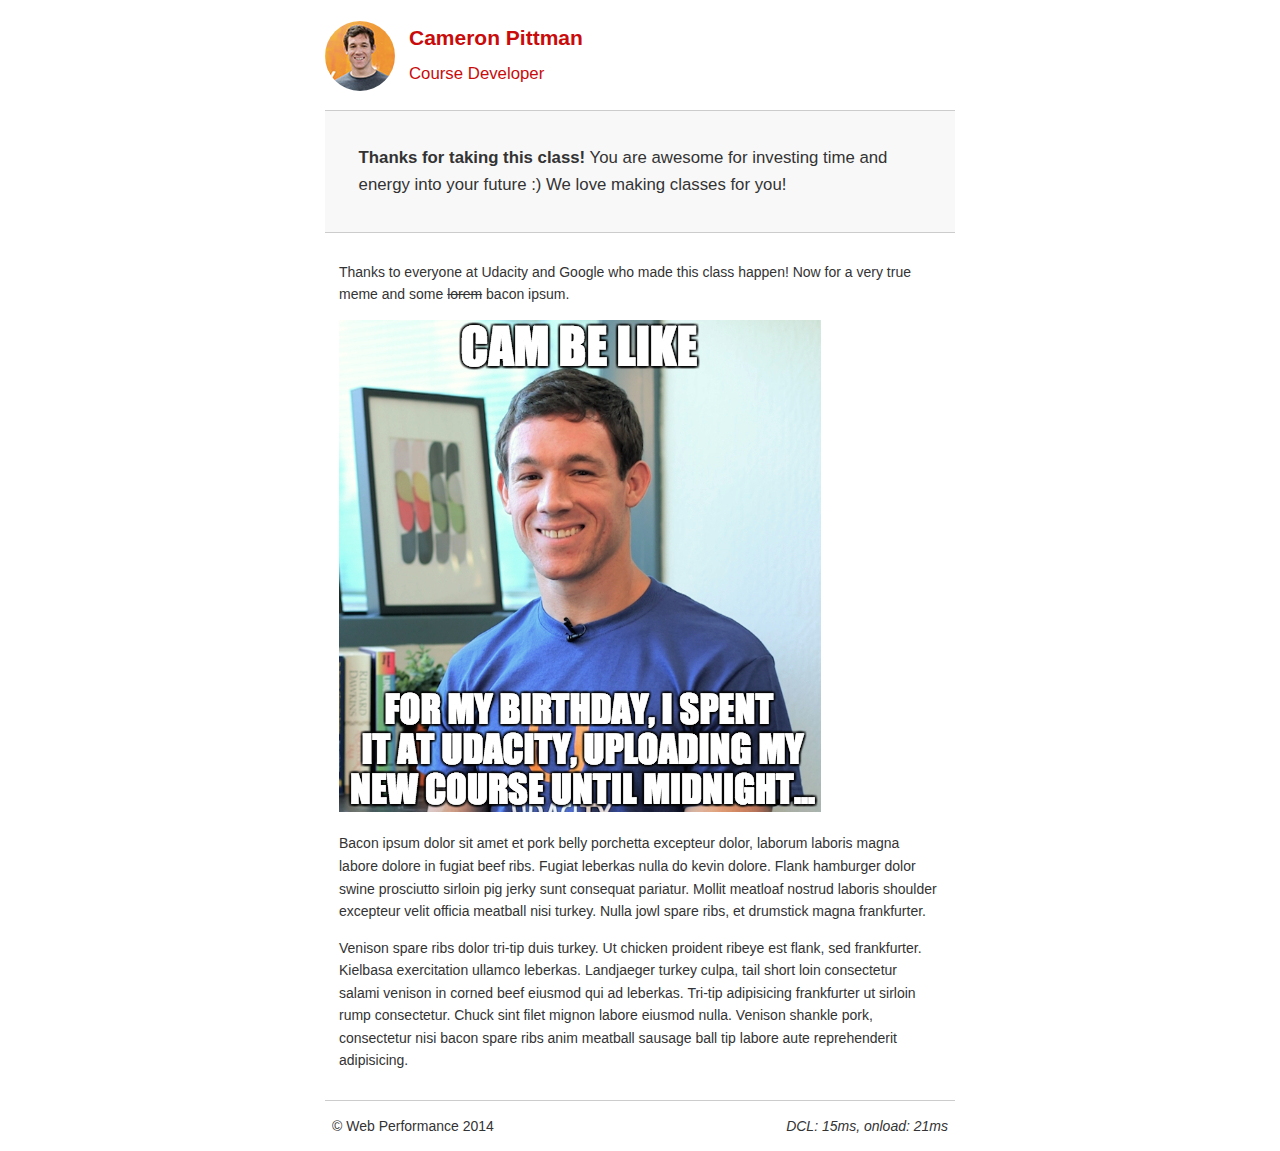
<file: Project_Website_Optimization/project-webperf.html>
<!DOCTYPE html>
<html lang="en">
  <head>
    <meta charset="utf-8">
    <meta name="viewport" content="width=device-width, initial-scale=1">
    <meta name="description" content=" FILL ME IN ">
    <meta name="author" content=" FILL ME IN ">
    <title>Cameron Pittman: Portfolio</title>

    <!-- Hmm, what is the impact of web fonts on speed? Measure it... -->
    <!-- <link href="//fonts.googleapis.com/css?family=Open+Sans:400,700" rel="stylesheet"> -->

    <link href="css/style.css" rel="stylesheet">
    <link href="css/print.css" rel="stylesheet">

    <script>
      (function(w,g){w['GoogleAnalyticsObject']=g;
      w[g]=w[g]||function(){(w[g].q=w[g].q||[]).push(arguments)};w[g].l=1*new Date();})(window,'ga');

      // Optional TODO: replace with your Google Analytics profile ID.
      ga('create', 'UA-XXXX-Y');
      ga('send', 'pageview');
    </script>
    <script src="http://www.google-analytics.com/analytics.js"></script>
    <script async src="js/perfmatters.js"></script>
  </head>

  <body>
    <header>
      <a href="/"><img src="img/profilepic.jpg"></a>
      <p>Cameron Pittman<br><span>Course Developer</span></p>
    </header>

    <div class="container">
      <div class="hero">
        <strong>Thanks for taking this class!</strong> You are awesome for investing time and energy into your future :) We love making classes for you!
      </div>

      <div class="content">

        <p>Thanks to everyone at Udacity and Google who made this class happen! Now for a very true meme and some <strike>lorem</strike> bacon ipsum.</p>

        <img src="img/cam_be_like.jpg">

        <p>Bacon ipsum dolor sit amet et pork belly porchetta excepteur dolor, laborum laboris magna labore dolore in fugiat beef ribs. Fugiat leberkas nulla do kevin dolore. Flank hamburger dolor swine prosciutto sirloin pig jerky sunt consequat pariatur. Mollit meatloaf nostrud laboris shoulder excepteur velit officia meatball nisi turkey. Nulla jowl spare ribs, et drumstick magna frankfurter.</p>

        <p>Venison spare ribs dolor tri-tip duis turkey. Ut chicken proident ribeye est flank, sed frankfurter. Kielbasa exercitation ullamco leberkas. Landjaeger turkey culpa, tail short loin consectetur salami venison in corned beef eiusmod qui ad leberkas. Tri-tip adipisicing frankfurter ut sirloin rump consectetur. Chuck sint filet mignon labore eiusmod nulla. Venison shankle pork, consectetur nisi bacon spare ribs anim meatball sausage ball tip labore aute reprehenderit adipisicing.</p>

    </div>

    <footer>
      <p>&copy; Web Performance 2014 <span id="crp-stats"></span></p>
    </footer>
  </body>
</html>
</file>
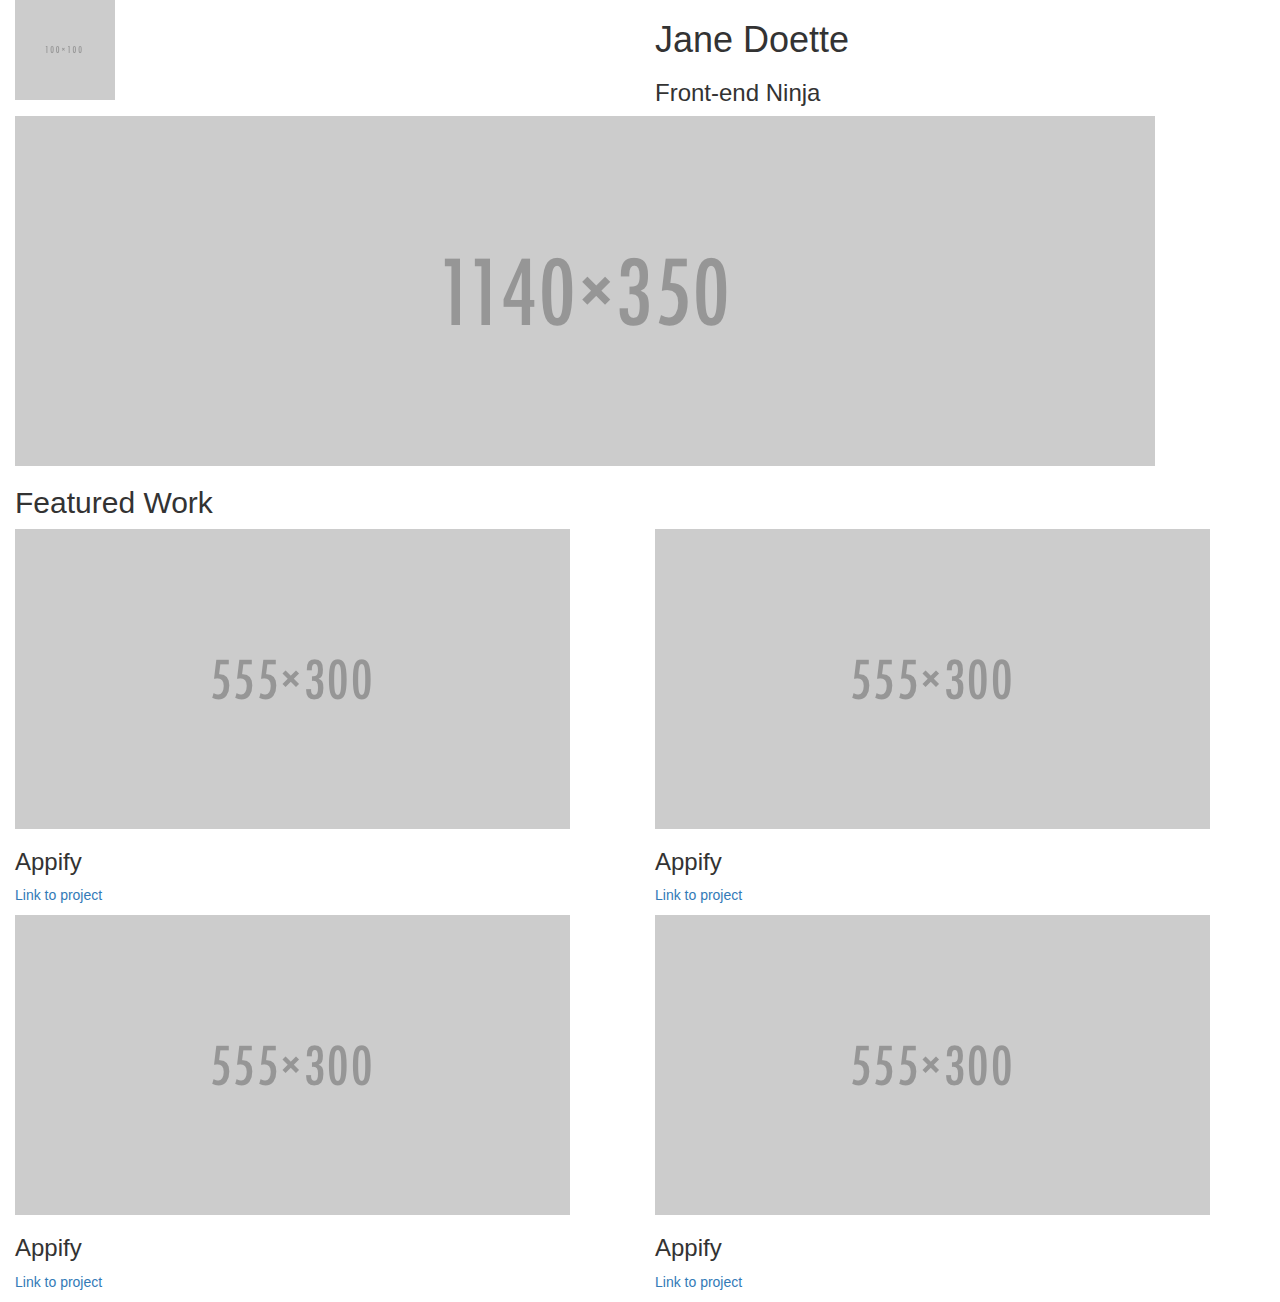
<file: Project_Portfolio/bootstrap-prestructure/bootstrap-prestructure.htm>
<!DOCTYPE html>
<!-- saved from url=(0097)https://storage.googleapis.com/supplemental_media/udacityu/2730818600/bootstrap-prestructure.html -->
<html>
<head>
  <meta http-equiv="Content-Type" content="text/html; charset=windows-1252">
  <link rel="stylesheet" href="./css/bootstrap.min.css">
</head>
<body class="container-fluid">
  <div class="row">
    <div class="col-md-6">
      <img src="./bootstrap-prestructure_files/100x100">
    </div>

    <div class="col-md-6">
      <h1>Jane Doette</h1>
      <h3>Front-end Ninja</h3>
    </div>

  </div>

  <div class="row">
    <div class="col-md-12">
      <img class="img-responsive" src="./bootstrap-prestructure_files/1140x350">
    </div>
  </div>

  <div class="row">
    <div class="col-md-12">
    <h2>Featured Work</h2>
    </div>
  </div>


  <div class="row">
    <div class="col-md-6">
      <img src="./bootstrap-prestructure_files/555x300">
      <h3>Appify</h3>
      <p><a href="http://github.com/">Link to project</a></p>
    </div>

    <div class="col-md-6">
      <img src="./bootstrap-prestructure_files/555x300">
      <h3>Appify</h3>
      <p><a href="http://github.com/">Link to project</a></p>
    </div>
  </div>

  <div class="row">
    <div class="col-md-6">
      <img src="./bootstrap-prestructure_files/555x300">
      <h3>Appify</h3>
      <p><a href="http://github.com/">Link to project</a></p>
    </div>

    <div class="col-md-6">
      <img src="./bootstrap-prestructure_files/555x300">
      <h3>Appify</h3>
      <p><a href="http://github.com/">Link to project</a></p>
    </div>
  </div>

</body></html>
</file>
<file: Project_Making_Peach_Ice_Cream/css/styles.css>
/* Global */
* {
	/* you'll want to use this for something... boxy. */
	box-sizing: border-box;
}

body {
	font-family: 'Lato', sans-serif;
	font-size: 16px;
	background: url(../img/paper.png) repeat-y;
	width: 980px;
	margin: 0;
}

h1, h2, h3, h4, h5, h6 {
	font-weight: 300;
}

/* Helpers */
.clearfix {
	/* you'll learn more about this later in the positioning lesson */
	clear: both;
}

/* Big sections of content */
.section-content {
	width: 100%;
	overflow: hidden;
}

.section-title {
	font-size: 32px;
	line-height: 38px;
	border-bottom: 1px solid #000;
	border-bottom: 1px solid rgba(0, 0, 0, 0.5);
	padding-bottom: 16px;
	margin-top: 20px;
}

/* Font Awesome - http://fontawesome.io/ */
.fa {
	color: #ccc;
	color: rgba(0, 0, 0, 0.3);
	margin-right: 0.3rem;
	font-size: 2.3em;
	vertical-align: middle;
	width: 28px;
}

/* Recipe */
.recipe {
	padding: 0.75rem;
	line-height: 25px;
	width: 800px;
	margin:0 auto;
}

.recipe-summary {
	width: 50%;
	float: left;
}

.recipe-title {
	font-size: 48px;
	line-height: 1em;
	margin-bottom: 1rem;
}

.recipe-author {
	margin-top: 1.7em
}

.recipe-notes {
	margin: 1.5rem 0;
	padding: 0;
	list-style-type: none;

}

.recipe-note {
	font-size: 0.8rem;
	margin: 1rem 0.3rem 1rem;
	display: inline;
}

.recipe-image {
	width: 50%;
	float: right;
	padding: 1.25rem;
}

.recipe-image img {
	width: 100%;
	border-radius: 20px;
}

.recipe-ingredients {
	overflow: hidden;
}

.recipe-ingredients li {
	width: 50%;
	float: left;
}

.recipe-directions {
	margin: 0;
	padding: 0;
	list-style-type: none;
}

.recipe-directions li {
	counter-increment: step-counter;
	margin-bottom: 3rem;
}

.recipe-directions li span {
	display: block;
	margin: -1.6rem 0 0 3.3rem;
}

.recipe-directions li::before {
	content: counter(step-counter);
	font-size: 1.2rem;
	color: #000;
	color: rgba(0, 0, 0, 0.5);
	padding: 7px 13px;
	border: 1px solid #000;
	border: 1px solid rgba(0, 0, 0, 0.5);
	border-radius: 50%;
}

/* Responsiveness. You'll learn more about this in Responsive Web Design Fundamentals! */
@media (max-width: 800px) {
	.recipe,
	.recipe-image,
	.recipe-summary {
		width: 100%;
	}
	.recipe-image {
		float: left;
		padding: 0;
	}
	.recipe-ingredients li {
		width: 100%;
	}
}
</file>
<file: Project_RWDF_L2/main.css>
body, html {
  margin: 0;
  padding: 0;
  width: 100%;
  height: 100%;
}

body {
  font-family: Roboto;
  font-size: 12px;
  color: #424242;
}

h1, h2, h3, h4, h5 {
  margin: 0;
}

header, nav, footer, section, article, div {
  box-sizing: border-box;
}

ul {
  list-style: none;
  padding: 0;
  margin: 0;
}


/*
 *
 * Common
 *
 */

.news__more {
  float: right;
  font-size: .8em;
  color: #333;
  text-decoration: none;
}


/*
 *
 * Header
 *
 */

.header {
  box-shadow: 0 2px 5px rgba(0, 0, 0, 0.26);
  min-height: 56px;
  transition: min-height 0.3s;
}

.header__inner {
  width: 100%;
  margin-left: auto;
  margin-right: auto;
}

.header__logo {
  height: 72px;
  margin-right: 1em;
  vertical-align: top;
  margin-top: 12px;
}

.header__title {
  font-weight: 300;
  font-size: 4em;
  margin: 0.5em 0.25em;
  display: inline-block;
  color: #212121;
}


/*
 *
 * Top Level Navigation
 *
 */

.nav {
  width: 100%;
  margin-left: auto;
  margin-right: auto;
}

.nav__list {
  width: 100%;
  padding: 0;
  margin: 0;
}

.nav__item {
  box-sizing: border-box;
  display: inline-block;
  width: 24%;
  text-align: center;
  line-height: 24px;
  padding: 24px;
  text-transform: uppercase;
}

.nav a {
  text-decoration: none;
  color: #616161;
  padding: 1.5em;
}

.nav a:hover {
  text-decoration: underline;
  color: #212121;
}


/*
 *
 * Main
 *
 */

main {
  box-shadow: 0 2px 5px rgba(0, 0, 0, 0.26);
  width: 100%;
  margin-left: auto;
  margin-right: auto;
}

/*
 *
 * Content
 *
 */


/*
 *
 * Hero
 *
 */

.hero {
  float: left;
  width: 100%;
  position: relative;
  background-image: url("./images/dog.jpg");
  background-size: cover;
  height: 300px;
}

.hero article {
  box-sizing: border-box;
  background-color: #000;
  background-color: rgba(0, 0, 0, 0.7);
  position: absolute;
  bottom: 0;
  height: 40%;
  width: 100%;
  color: #fff;
  padding: 1em;
}


/*
 *
 * Top News
 *
 */

.top-news {
  float: right;
  width: 100%;
  height: 300px;
  border-bottom: 1px solid #E0E0E0;
  padding: 1em;
}

.news__title {
  font-weight: 300;
  border-bottom: 1px solid #E0E0E0;
  line-height: 24px;
  font-size: 16px;
}

.top-news__item {
  border-bottom: 1px solid #E0E0E0;
  padding: 1em 0;
  line-height: 19.2px;
}

.top-news__item:before {
  content: "» ";
}

.top-news__item:last-child {
  border-bottom: none;
}

.top-news__item a {
  text-decoration: none;
  color: #666;
  padding: 1.5em inherit;
}

.top-news__item a:hover,
.top-news__item a:active {
  text-decoration: underline;
}


/*
 *
 * Sport Scores
 *
 */

.scores {
  width: 100%;
  float: left;
  padding-top: 1em;
}

.scores__table {
  width: 100%;
  border-collapse: collapse;
}

.scores__table th,
.scores__table td {
  padding: 1em;
}

.scores__table th {
  color: #fff;
  font-weight: 300;
  background-color: #78909C;
}

.scores__table tr:nth-child(odd) td {
  background-color: #fff;
}

.scores__table tr:nth-child(even) td {
  background-color: #eceff1;
}

.scores__table td.winner {
  font-weight: bold;
}

.scores__table td:nth-child(3) {
  text-align: right;
}

.scores__table td:nth-child(2),
.scores__table td:nth-child(5) {
  text-align: center;
}

/*
 *
 * Weather
 *
 */

.weather {
  float: right;
  width: 100%;
  padding: 1em;
}

.weather__location {
  display: block;
  font-weight: 300;
  font-size: 1.5em;
}

.weather__desc {
  display: block;
  font-size: 1.2em;
}

.weather__today {
  width: 60%;
  vertical-align: middle;
}

.weather__today__image {
  vertical-align: middle
}

.weather__today__temp {
  font-size: 3em;
}

.weather__today__deg {
  font-size: 2em;
  display: inline;
}

.weather__next__item {
  display: inline-block;
  width: 20%;
  text-align: center;
}

.weather__next__item span {
  display: block;
}

.weather__next__image {
  width: 100%;
}


/*
 *
 * Weather
 *
 */

.recent-news {
  clear: both;
  padding: 1em;
  width: 100%;
}

.snippet {
  clear: both;
  margin: 24px 0;
}

.snippet__thumbnail {
  width: 100px;
  float: left;
  margin-right: 1em;
}

.snippet__title {
  font-weight: 500;
}

.snippet__title a {
  text-decoration: none;
  color: #666;
  padding: 1.5em inherit;
}

.snippet__title a:hover,
.snippet__title a:active {
  text-decoration: underline;
}


/*
 *
 * Footer
 *
 */

footer {
  border-top: 1px solid #E0E0E0;
  padding: 1em;
  width: 100%;
}

footer li {
  display: inline-block;
  margin: 0 1em;
}

footer a {
  text-decoration: none;
  color: #333;
  padding:1.5em;
}
</file>
<file: Project_RWDF_L4/main.css>
body, html {
  margin: 0;
  padding: 0;
  width: 100%;
  height: 100%;
}

body {
  font-family: Roboto;
  font-size: 12px;
  color: #424242;
}

h1, h2, h3, h4, h5 {
  margin: 0;
}

header, nav, footer, section, article, div {
  box-sizing: border-box;
}

ul {
  list-style: none;
  padding: 0;
  margin: 0;
}


/*
 *
 * Common
 *
 */

.news__more {
  float: right;
  font-size: .8em;
  color: #333;
  text-decoration: none;
}


/*
 *
 * Header
 *
 */

.header {
  box-shadow: 0 2px 5px rgba(0, 0, 0, 0.26);
  min-height: 56px;
  transition: min-height 0.3s;
}

.header__inner {
  width: 100%;
  margin-left: auto;
  margin-right: auto;
}

.header__logo {
  height: 72px;
  margin-right: 1em;
  vertical-align: top;
  margin-top: 12px;
}

.header__title {
  font-weight: 300;
  font-size: 4em;
  margin: 0.5em 0.25em;
  display: inline-block;
  color: #212121;
}


/*
 *
 * Top Level Navigation
 *
 */

.nav {
  width: 100%;
  margin-left: auto;
  margin-right: auto;
}

.nav__list {
  width: 100%;
  padding: 0;
  margin: 0;
}

.nav__item {
  box-sizing: border-box;
  display: inline-block;
  width: 24%;
  text-align: center;
  line-height: 24px;
  padding: 24px;
  text-transform: uppercase;
}

.nav a {
  text-decoration: none;
  color: #616161;
  padding: 1.5em;
}

.nav a:hover {
  text-decoration: underline;
  color: #212121;
}


/*
 *
 * Main
 *
 */

main {
  box-shadow: 0 2px 5px rgba(0, 0, 0, 0.26);
  width: 100%;
  margin-left: auto;
  margin-right: auto;
}

/*
 *
 * Content
 *
 */


/*
 *
 * Hero
 *
 */

.hero {
  width: 100%;
  position: relative;
  background-image: url("./images/dog.jpg");
  background-size: cover;
  height: 300px;
}

.hero article {
  box-sizing: border-box;
  background-color: #000;
  background-color: rgba(0, 0, 0, 0.7);
  position: absolute;
  bottom: 0;
  height: 40%;
  width: 100%;
  color: #fff;
  padding: 1em;
}


/*
 *
 * Top News
 *
 */

.top-news {
  max-height: 300px;
  border-bottom: 1px solid #E0E0E0;
  padding: 1em;
  width: 100%;
}

.news__title {
  font-weight: 300;
  border-bottom: 1px solid #E0E0E0;
  line-height: 24px;
  font-size: 16px;
}

.top-news__item {
  border-bottom: 1px solid #E0E0E0;
  padding: 1em 0;
  line-height: 19.2px;
}

.top-news__item:before {
  content: "» ";
}

.top-news__item:last-child {
  border-bottom: none;
}

.top-news__item a {
  text-decoration: none;
  color: #666;
  padding: 1.5em inherit;
}

.top-news__item a:hover,
.top-news__item a:active {
  text-decoration: underline;
}


/*
 *
 * Sport Scores
 *
 */

.scores {
  padding-top: 1em;
  width: 100%
}

.scores__table {
  width: 100%;
  border-collapse: collapse;
}

.scores__table th,
.scores__table td {
  padding: 1em;
}

.scores__table th {
  color: #fff;
  font-weight: 300;
  background-color: #78909C;
}

.scores__table tr:nth-child(odd) td {
  background-color: #fff;
}

.scores__table tr:nth-child(even) td {
  background-color: #eceff1;
}

.scores__table td.winner {
  font-weight: bold;
}

.scores__table td:nth-child(3) {
  text-align: right;
}

.scores__table td:nth-child(2),
.scores__table td:nth-child(5) {
  text-align: center;
}

/*
 *
 * Weather
 *
 */

.weather {
  padding: 1em;
}

.weather__location {
  display: block;
  font-weight: 300;
  font-size: 1.5em;
}

.weather__desc {
  display: block;
  font-size: 1.2em;
}

.weather__today {
  width: 60%;
  vertical-align: middle;
}

.weather__today__image {
  vertical-align: middle
}

.weather__today__temp {
  font-size: 3em;
}

.weather__today__deg {
  font-size: 2em;
  display: inline;
}

.weather__next__item {
  display: inline-block;
  width: 20%;
  text-align: center;
}

.weather__next__item span {
  display: block;
}

.weather__next__image {
  width: 100%;
}


/*
 *
 * Recent News
 *
 */

.recent-news {
  clear: both;
  padding: 1em;
}

.snippet {
  clear: both;
  margin: 24px 0;
}

.snippet__thumbnail {
  width: 100px;
  float: left;
  margin-right: 1em;
}

.snippet__title {
  font-weight: 500;
}

.snippet__title a {
  text-decoration: none;
  color: #666;
  padding: 1.5em inherit;
}

.snippet__title a:hover,
.snippet__title a:active {
  text-decoration: underline;
}


/*
 *
 * Footer
 *
 */

footer {
  border-top: 1px solid #E0E0E0;
  padding: 1em;
  width: 100%;
}

footer li {
  display: inline-block;
  margin: 0 1em;
}

footer a {
  text-decoration: none;
  color: #333;
  padding: 1.5em;
}
</file>
<file: Project_RWDF_L4/responsive.css>
.content{
    display: flex;
    flex-wrap: wrap;
}

.hero, .top-news, .scores, .weather, .recent-news {
  order: 10;
}


@media screen and (max-width: 549px){

.header__logo{
    height: 50px;
    margin-right: 0.5em;
}

.header__title{
    font-size: 2em;
    margin-left: 0px;
    /*learn*/
    vertical-align: bottom;
}

}

@media screen and (min-width: 550px){

    .hero{
        order: 0;
        width: 60%;
    }
    .weather{
        order:1;
        width: 40%;
    }

}

@media screen and (min-width:700px){
    .hero{
        /*order default value is 0*/
        /*order: 0;*/
        width: 50%;
    }

    .news.top-news {
        order: 1;
        width:50%;
    }

    .scores{
        order: 2;
        width: 60%;
    }
    .weather{
        order: 3;
        width: 40%;
    }

}

@media screen and (min-width:850px){
    .header__inner,.nav, main {
        width: 850px;
        margin-left: auto;
        margin-right: auto;
    }
}
</file>
<file: Project_RWDF_L5/main.css>
body, html {
  margin: 0;
  padding: 0;
  width: 100%;
  height: 100%;
}

body {
  font-family: Roboto;
  font-size: 12px;
  color: #424242;
}

h1, h2, h3, h4, h5 {
  margin: 0; 
}

header, nav, footer, section, article, div {
  box-sizing: border-box;
}

ul {
  list-style: none;
  padding: 0;
  margin: 0;
}


/*
 *
 * Common
 * 
 */

.news__more {
  float: right;
  font-size: .8em;
  color: #333;
  text-decoration: none;
}


/*
 *
 * Header
 *
 */

.header {
  box-shadow: 0 2px 5px rgba(0, 0, 0, 0.26);
  min-height: 56px;
  transition: min-height 0.3s;
}

.header__inner {
  width: 100%;
  margin-left: auto;
  margin-right: auto;
}

.header__logo {
  height: 72px;
  margin-right: 1em;
  vertical-align: top;
  margin-top: 12px;
}

.header__title {
  font-weight: 300;
  font-size: 4em;
  margin: 0.5em 0.25em;
  display: inline-block;
  color: #212121;
}


/*
 *
 * Top Level Navigation
 *
 */

.nav {
  width: 100%;
  margin-left: auto;
  margin-right: auto;
}

.nav__list {
  width: 100%;
  padding: 0;
  margin: 0;
}

.nav__item {
  box-sizing: border-box;
  display: inline-block;
  width: 24%;
  text-align: center;
  line-height: 24px;
  padding: 24px;
  text-transform: uppercase;
}

.nav a {
  text-decoration: none;
  color: #616161;
  padding: 1.5em;
}

.nav a:hover {
  text-decoration: underline;
  color: #212121;
}


/*
 *
 * Main
 *
 */

main {
  box-shadow: 0 2px 5px rgba(0, 0, 0, 0.26);
  width: 100%;
  margin-left: auto;
  margin-right: auto;
}

/*
 *
 * Content
 *
 */


/*
 *
 * Hero
 *
 */

.hero {
  width: 100%;
  position: relative;
  background-image: url("./images/dog.jpg");
  background-size: cover;
  height: 300px;
}

.hero article {
  box-sizing: border-box;
  background-color: #000;
  background-color: rgba(0, 0, 0, 0.7);
  position: absolute;
  bottom: 0;
  height: 40%;
  width: 100%;
  color: #fff;
  padding: 1em;
}


/*
 *
 * Top News
 *
 */

.top-news {
  max-height: 300px;
  border-bottom: 1px solid #E0E0E0;
  padding: 1em;
  width: 100%;
}

.news__title {
  font-weight: 300;
  border-bottom: 1px solid #E0E0E0;
  line-height: 24px;
  font-size: 16px;
}

.top-news__item {
  border-bottom: 1px solid #E0E0E0;
  padding: 1em 0;
  line-height: 19.2px;
}

.top-news__item:before {
  content: "» ";
}

.top-news__item:last-child {
  border-bottom: none;
}

.top-news__item a {
  text-decoration: none;
  color: #666;
  padding: 1.5em inherit;
}

.top-news__item a:hover,
.top-news__item a:active {
  text-decoration: underline;
}


/*
 *
 * Sport Scores
 *
 */

.scores {
  padding-top: 1em;
  flex-grow: 1;
}

.scores__table {
  width: 100%;
  border-collapse: collapse;
}

.scores__table th,
.scores__table td {
  padding: 1em; 
}

.scores__table th {
  color: #fff;
  font-weight: 300;
  background-color: #78909C;
}

.scores__table tr:nth-child(odd) td {
  background-color: #fff;
}

.scores__table tr:nth-child(even) td {
  background-color: #eceff1;
}

.scores__table td.winner {
  font-weight: bold;
}

.scores__table td:nth-child(3) {
  text-align: right;
}

.scores__table td:nth-child(2),
.scores__table td:nth-child(5) {
  text-align: center;
}

/*
 *
 * Weather
 *
 */

.weather {
  flex-grow: 1;
  padding: 1em;
}

.weather__location {
  display: block;
  font-weight: 300;
  font-size: 1.5em;
}

.weather__desc {
  display: block;
  font-size: 1.2em;
}

.weather__today {
  width: 60%;
  vertical-align: middle;
}

.weather__today__image {
  vertical-align: middle
}

.weather__today__temp {
  font-size: 3em;
}

.weather__today__deg {
  font-size: 2em;
  display: inline;
}

.weather__next__item {
  display: inline-block;
  width: 20%;
  text-align: center;
}

.weather__next__item span {
  display: block;
}

.weather__next__image {
  width: 100%;
}


/*
 *
 * Recent News
 *
 */

.recent-news {
  flex-grow: 1;
  clear: both;
  padding: 1em;
}

.snippet {
  clear: both;
  margin: 24px 0;
}

.snippet__thumbnail {
  width: 100px;
  float: left;
  margin-right: 1em;
}

.snippet__title {
  font-weight: 500;
}

.snippet__title a {
  text-decoration: none;
  color: #666;
  padding: 1.5em inherit;
}

.snippet__title a:hover,
.snippet__title a:active {
  text-decoration: underline;
}


/*
 *
 * Footer
 *
 */

footer {
  border-top: 1px solid #E0E0E0;
  padding: 1em;
  width: 100%;
}

footer li {
  display: inline-block;
  margin: 0 1em;
}

footer a {
  text-decoration: none;
  color: #333;
  padding: 1.5em;
}
</file>
<file: Project_RWDF_L5/responsive.css>
.content {
  display: flex;
  flex-wrap: wrap;
}

.header__menu {
  display: none;
}

.hero, .top-news, .scores, .weather, .recent-news {
  order: 10;
}

@media screen and (max-width: 549px) {
  .header__logo {
    height: 48px;
    margin-right: 0.5em;
  }
  .header__title {
    margin-left: 0;
    font-size: 2em;
    vertical-align: bottom; 
  }
  .nav {
    z-index: 10;
    background-color: #fff;
    width: 300px;
    position: absolute;
    /* This trasform moves the drawer off canvas. */
    -webkit-transform: translate(-300px, 0);
    transform: translate(-300px, 0);
    /* Optionally, we animate the drawer. */
    transition: transform 0.3s ease;
  }
  .nav.open {
    -webkit-transform: translate(0, 0);
    transform: translate(0, 0);
  }
  .nav__item {
    display: list-item;
    border-bottom: 1px solid #E0E0E0;
    width: 100%;
    text-align: left;
  }
  .header__menu {
    display: inline-block;
    position: absolute;
    right: 0;
    padding: 1em;
  }
  .header__menu svg {
    width: 32px;
    fill: #E0E0E0;
  }
}

@media screen and (min-width: 550px) {
  .hero {
    order: 0;
    width: 60%;
  }
  .weather {
    order: 1;
    width: 40%;
  }
}

@media screen and (min-width: 700px) {
  .hero {
    width: 50%;
  }
  .top-news {
    order: 1;
    width: 50%;
  }
  .scores {
    order: 2;
    width: 60%;
  }
  .weather {
    order: 3;
  }
}

@media screen and (min-width: 850px) {
  main, .header__inner, .nav, .content {
    width: 850px;
    margin-left: auto;
    margin-right: auto;
  }
}
</file>
<file: Project_Soup_Clean_Up/css/styles.css>
html, body {
    font-size: 16px;
    line-height: normal;
}

body {
    padding-bottom: 40px;
    color: #5a5a5a;
}
.navbar {
    margin-bottom: 0;
}
.navbar-nav > li {
    float: left;
    font-size: 15px;
}
.hero {
    position: relative;
    min-width: 100%;
    height: 500px;
    margin-bottom: 60px;
    padding: 0;
}
.hero-image {
    background: url("../img/write.jpg");
    background-size: cover;
    -webkit-filter: grayscale(1);
    filter: grayscale(1);
    width: 100%;
    height: 100%;
}
.hero-text {
    z-index: 10;
    position: absolute;
    left: 0;
    right: 0;
    bottom: 75px;
    text-align: center;
    color: #fff;
}
.hero-text .btn {
    margin-top: 20px;
}
.headline, .teaser {
    text-shadow: 1px 1px 1px #000;
}
.headline {
    font-size: 48px;
}
.teaser {
     font-size: 18px;
}
.carousel-inner > .item > img {
  position: absolute;
  top: 0;
  left: 0;
  min-width: 100%;
  height: 500px;
}
.featured-heading {
    font-size: 50px;
    font-weight: normal;
    line-height: 1;
    letter-spacing: -1px;
    margin: 1em 0;
}
.divider {
    margin: 80px 0;
}
@media (max-width: 991px) {
    .featured-image {
        padding: 2em 2em 0 2em;
        width: 80%;
    }
}

@media (max-width: 768px) {
    .hero {
        margin-bottom: 30px;
    }
    .featured-heading, .lead {
        padding: 0 20px;
    }
    .hero-text p {
    margin-bottom: 20px;
    font-size: 21px;
    line-height: 1.4;
    }
}
</file>
<file: Project_Animal_Trading_Cards/styles.css>
/* add your CSS here */

* {
	box-sizing: border-box;
}
body{
	font-family: Helvetica, Arial, sans-serif;
}

ul {
	list-style-type: none;
	padding-left: 0;
}

.card{
	width: 340px;

	border: 1px solid #ddd;
	border-radius: 4px;
	box-shadow: 5px 5px 15px 0px rgba(153,153,153,0.5);
}

.top {
	margin-left: 20px;
}


.middle {
	margin: 20px 20px 20px 20px;
}

.bottom {
	border: 1px solid #ddd;
	padding: 20px;
	margin: 20px 20px 20px 20px;
}

.facts{
	font-style: italic;
}

.label{
	font-weight: bold;
}
</file>
<file: Project_Website_Optimization/css/style.css>
html {
  font-size: 100%;
  overflow-y: scroll;
  -webkit-tap-highlight-color: rgba(0,0,0,0);
  -ms-text-size-adjust: 100%;
  -webkit-text-size-adjust: none;
}
body { margin: 0; font-size: 14px; line-height: 1.61; font-weight: 400; }
body, button, input, select, textarea { font-family: 'Open Sans', sans-serif; color: #333; }

a { color: #12C; }
a:visited { color: #61C; }
a:focus { outline: thin dotted; }
a:hover, a:active { color: #c00; outline: 0; }

b, strong { font-weight: bold; }
pre, code { font-family: monospace, monospace; font-size: 1em; }
ul, ol { margin: 1em 0; padding: 0 0 0 20px; }
img { border: 0; max-width: 100%; }

body { background: #fff; }
header, footer, .container { max-width: 45em; margin: 0 auto; }

header { padding: 0 0.5em; color: #C90B0B; }
header img { border-radius: 40px; float: left; }
header p { font-size:1.5em; font-weight: bold; padding-left: 4em;}
header p span { font-size: 0.8em; font-weight: normal;}

.hero { padding: 2em; background-color: #f8f8f8; font-size:1.2em;
  border-bottom: 1px solid #ccc;
  border-top: 1px solid #ccc;
}

.content { padding: 1em 1em; }
.content li { list-style-type: none; font-size: 1.1em;}
li img { float:left; padding-right: 1em; }
li p { font-size: 0.9em; font-style: italic; }

footer {
  padding: 0 0.5em;
  border-top: 1px solid #ccc;
}
footer span { float: right; font-style: italic; }

/* Smartphones (portrait) */
@media only screen and (max-width: 480px) {
  body { font-size: 12px;}
  header p { padding-left: 4.5em;}
}
</file>
<file: Project_Website_Optimization/css/print.css>
@media print {
  * { background: transparent !important; color: black !important; text-shadow: none !important; filter:none !important; -ms-filter: none !important; }
  a, a:visited { color: #444 !important; text-decoration: underline; }
  a[href]:after { content: " (" attr(href) ")"; }
  tr, img { page-break-inside: avoid; }
  img { max-width: 100% !important; }
  @page { margin: 0.5cm; }
  p, h2, h3 { orphans: 3; widows: 3; }
  h2, h3{ page-break-after: avoid; }
}
</file>
